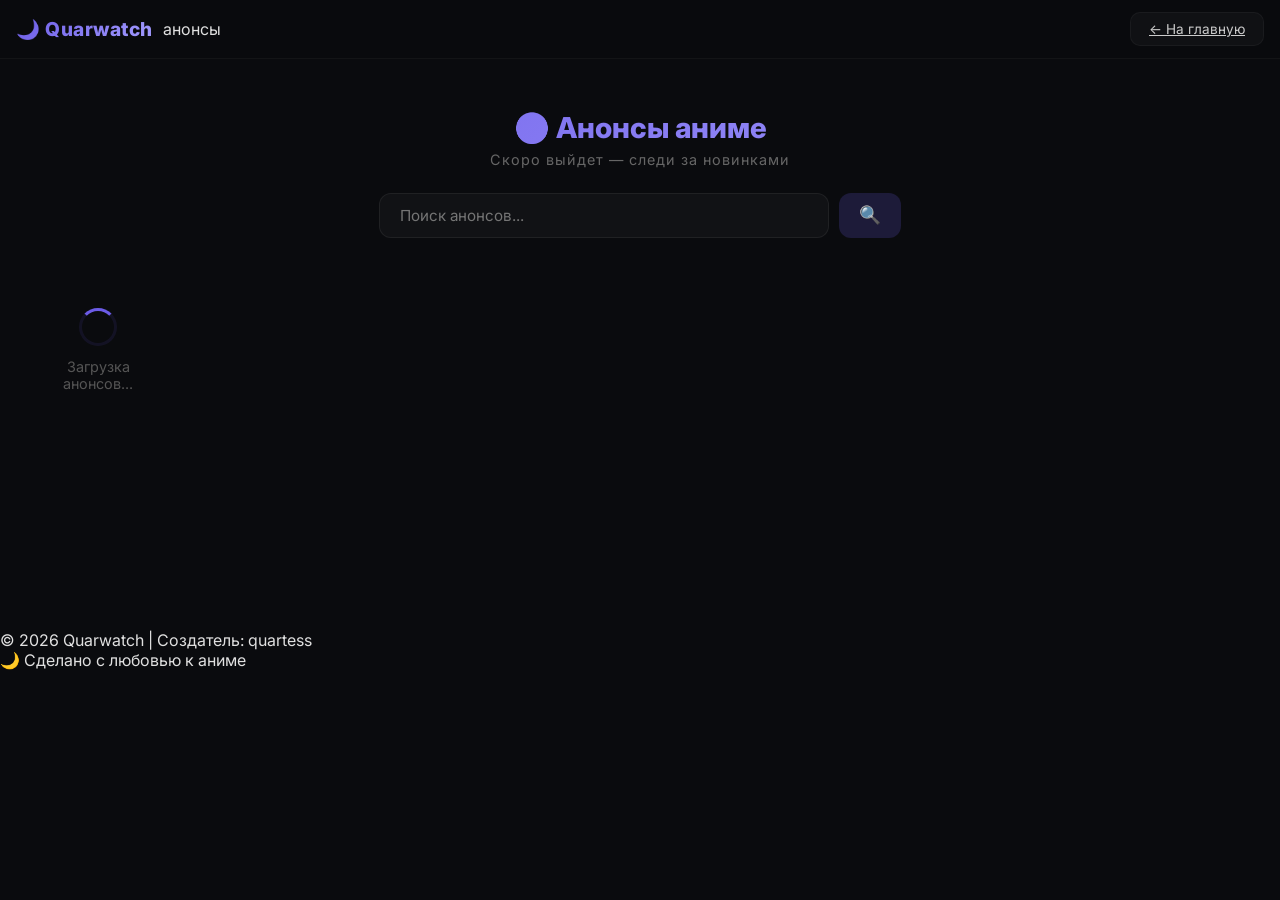
<file: anons.html>
<!DOCTYPE html>
<html lang="ru">
<head>
  <meta charset="UTF-8" />
  <meta name="viewport" content="width=device-width, initial-scale=1.0" />
  <title>🕒 Анонсы — Quarwatch</title>

  <link href="https://fonts.googleapis.com/css2?family=Inter:wght@400;500;600;700;800&display=swap" rel="stylesheet" />
  <link rel="stylesheet" href="css/style.css" />
  <link rel="stylesheet" href="css/anons.css" />
</head>
<body>
  <header>
    <div class="header-top">
      <div class="header-left">
        <a href="index.html" class="logo-link">
          <div class="logo">🌙 Quarwatch</div>
        </a>
        <div class="subtitle">анонсы</div>
      </div>
      <div style="display:flex; align-items:center; gap:8px;">
        <a href="index.html" class="back-btn">← На главную</a>
      </div>
    </div>
  </header>

  <main style="padding-top:110px;">
    <section class="active">
      <div class="anons-header">
        <h2>🕒 Анонсы аниме</h2>
        <p class="anons-subtitle">Скоро выйдет — следи за новинками</p>
      </div>

      <div class="anons-search">
        <input type="text" id="anons-search" placeholder="Поиск анонсов..." />
        <button id="anons-search-btn">🔍</button>
      </div>

      <div id="anons-grid" class="catalog-grid">
        <div class="loader">Загрузка анонсов...</div>
      </div>

      <button id="load-more-anons" class="back-btn" style="display:none; margin:20px auto; width:fit-content;">
        📥 Загрузить ещё
      </button>
    </section>
  </main>

  <footer id="site-footer">
    <p>© <span id="current-year">2026</span> Quarwatch <span>|</span> Создатель: <span>quartess</span></p>
    <p class="footer-sub">🌙 Сделано с любовью к аниме</p>
  </footer>

  <script src="js/anons.js"></script>
</body>
</html>
</file>
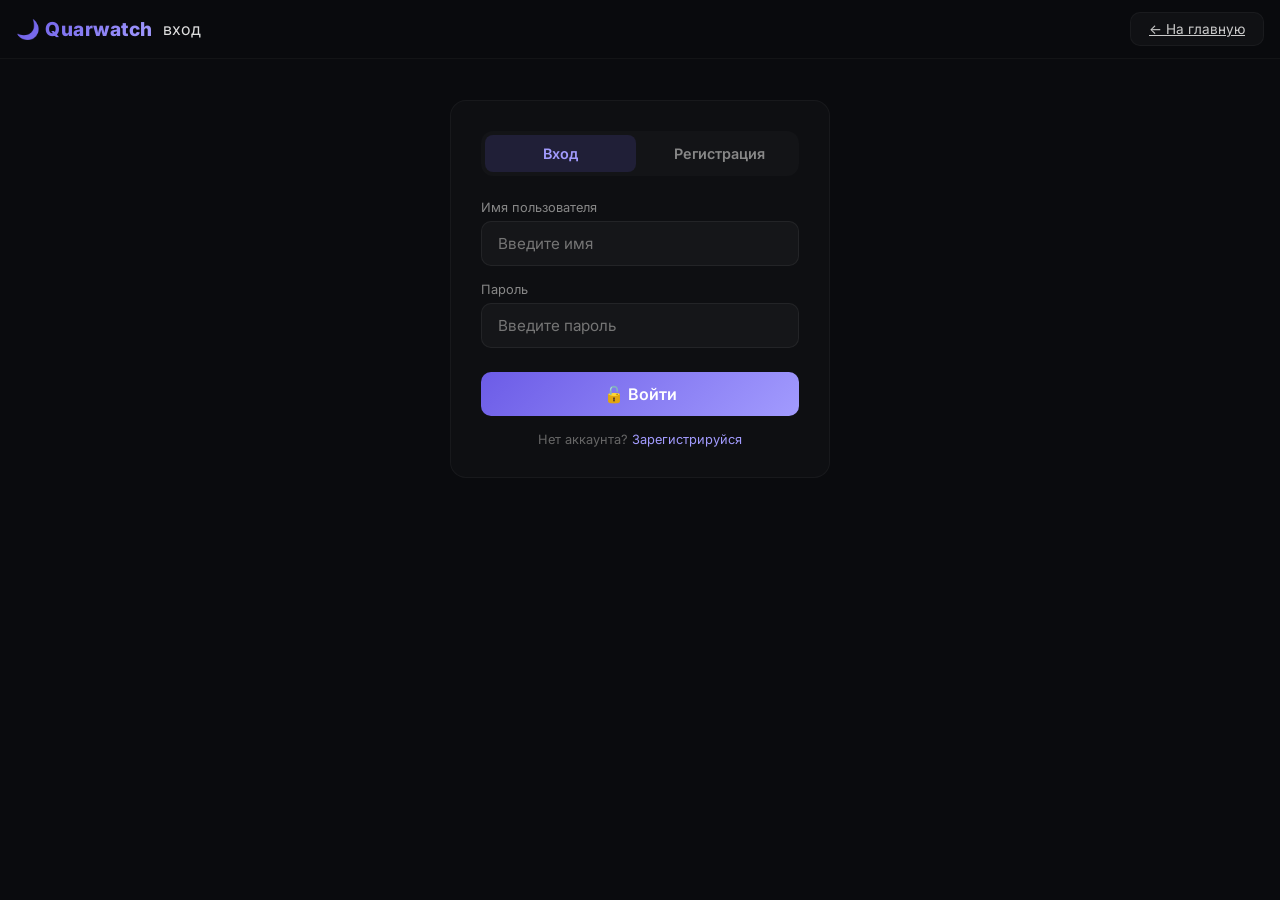
<file: auth.html>
<!DOCTYPE html>
<html lang="ru">
<head>
  <meta charset="UTF-8" />
  <meta name="viewport" content="width=device-width, initial-scale=1.0" />
  <title>🔐 Вход — Quarwatch</title>

  <link href="https://fonts.googleapis.com/css2?family=Inter:wght@400;500;600;700;800&display=swap" rel="stylesheet" />
  <link rel="stylesheet" href="css/style.css" />
  <link rel="stylesheet" href="css/auth.css" />
</head>
<body>
  <header>
    <div class="header-top">
      <div class="header-left">
        <a href="index.html" class="logo-link">
          <div class="logo">🌙 Quarwatch</div>
        </a>
        <div class="subtitle">вход</div>
      </div>
      <div class="header-right">
        <a href="index.html" class="back-btn">← На главную</a>
      </div>
    </div>
  </header>

  <main style="padding-top: 100px; padding-bottom: 80px;">
    <div class="auth-container">
      <div class="auth-card">
        <!-- Вкладки -->
        <div class="auth-tabs">
          <button class="auth-tab active" data-tab="login">Вход</button>
          <button class="auth-tab" data-tab="register">Регистрация</button>
        </div>

        <!-- ФОРМА ВХОДА -->
        <form id="login-form" class="auth-form active">
          <div class="form-group">
            <label>Имя пользователя</label>
            <input type="text" id="login-username" placeholder="Введите имя" required />
          </div>
          <div class="form-group">
            <label>Пароль</label>
            <input type="password" id="login-password" placeholder="Введите пароль" required />
          </div>
          <button type="submit" class="submit-btn">🔓 Войти</button>
          <p class="auth-hint">Нет аккаунта? <a href="#" id="switch-to-register">Зарегистрируйся</a></p>
        </form>

        <!-- ФОРМА РЕГИСТРАЦИИ -->
        <form id="register-form" class="auth-form">
          <div class="form-group">
            <label>Имя пользователя</label>
            <input type="text" id="reg-username" placeholder="Введите имя" required />
          </div>
          <div class="form-group">
            <label>Пароль</label>
            <input type="password" id="reg-password" placeholder="Минимум 6 символов" required minlength="6" />
          </div>
          <div class="form-group">
            <label>Email (необязательно)</label>
            <input type="email" id="reg-email" placeholder="your@email.com" />
          </div>
          <button type="submit" class="submit-btn">📝 Зарегистрироваться</button>
          <p class="auth-hint">Уже есть аккаунт? <a href="#" id="switch-to-login">Войди</a></p>
        </form>

        <div id="auth-message" class="auth-message"></div>
      </div>
    </div>
  </main>

  <script src="js/auth.js"></script>
</body>
</html>
</file>
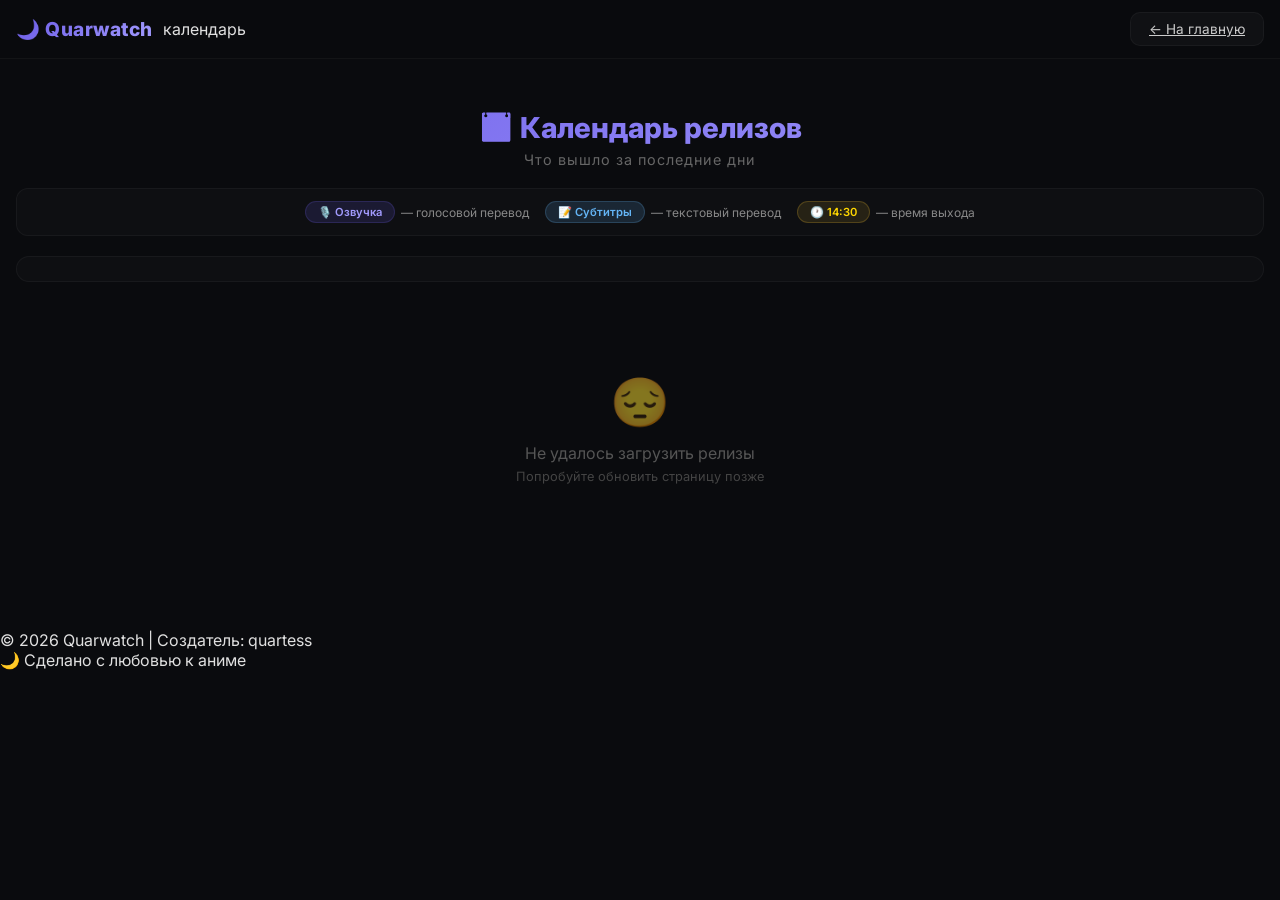
<file: calendar.html>
<!DOCTYPE html>
<html lang="ru">
<head>
  <meta charset="UTF-8" />
  <meta name="viewport" content="width=device-width, initial-scale=1.0" />
  <title>📅 Календарь релизов — Quarwatch</title>

  <link href="https://fonts.googleapis.com/css2?family=Inter:wght@400;500;600;700;800&display=swap" rel="stylesheet" />
  <link rel="stylesheet" href="css/style.css" />
  <link rel="stylesheet" href="css/calendar.css" />
</head>
<body>
  <header>
    <div class="header-top">
      <div class="header-left">
        <a href="index.html" class="logo-link">
          <div class="logo">🌙 Quarwatch</div>
        </a>
        <div class="subtitle">календарь</div>
      </div>
      <div style="display:flex; align-items:center; gap:8px;">
        <a href="index.html" class="back-btn">← На главную</a>
      </div>
    </div>
  </header>

  <main style="padding-top:110px;">
    <section class="active">
      <div class="calendar-header">
        <h2>📅 Календарь релизов</h2>
        <p class="calendar-subtitle">Что вышло за последние дни</p>
      </div>

      <!-- Легенда -->
      <div class="calendar-legend">
        <span class="legend-item"><span class="translation-badge legend-voice">🎙️ Озвучка</span> — голосовой перевод</span>
        <span class="legend-item"><span class="translation-badge legend-subs">📝 Субтитры</span> — текстовый перевод</span>
        <span class="legend-item"><span class="time-badge">🕐 14:30</span> — время выхода</span>
      </div>

      <!-- Кнопки дней -->
      <div id="days-nav" class="days-nav"></div>

      <!-- Список релизов -->
      <div id="calendar-content" class="calendar-content">
        <div class="loader">Загрузка релизов...</div>
      </div>
    </section>
  </main>

  <footer id="site-footer">
    <p>© <span id="current-year">2026</span> Quarwatch <span>|</span> Создатель: <span>quartess</span></p>
    <p class="footer-sub">🌙 Сделано с любовью к аниме</p>
  </footer>

  <script src="js/calendar.js"></script>
</body>
</html>
</file>
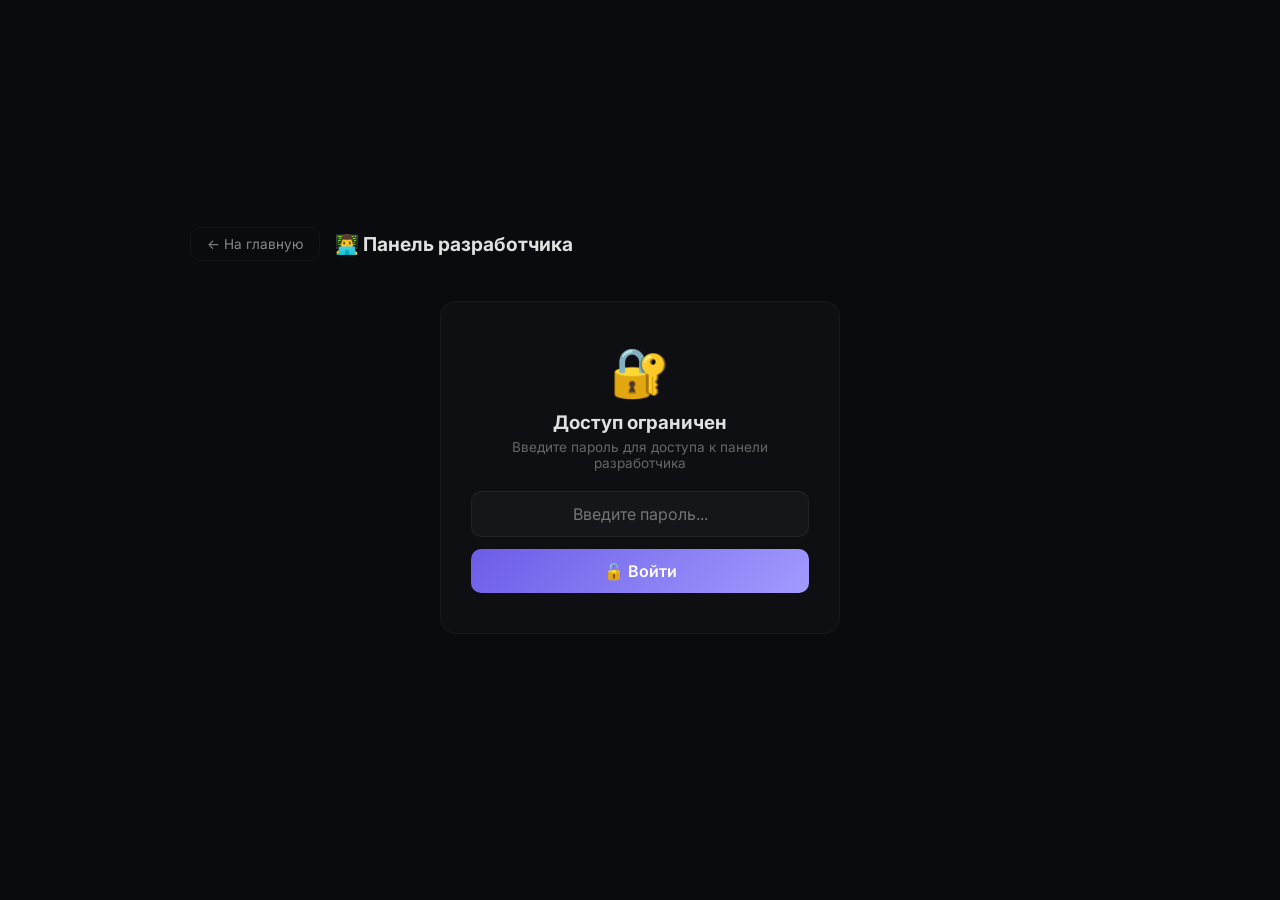
<file: developer.html>
<!DOCTYPE html>
<html lang="ru">
<head>
    <meta charset="UTF-8" />
    <meta name="viewport" content="width=device-width, initial-scale=1.0" />
    <title>👨‍💻 Панель разработчика — Quarwatch</title>
    
    <link href="https://fonts.googleapis.com/css2?family=Inter:wght@400;500;600;700;800&display=swap" rel="stylesheet" />
    
    <style>
        /* ===== ГЛОБАЛЬНЫЕ СТИЛИ ===== */
        * {
            margin: 0;
            padding: 0;
            box-sizing: border-box;
        }
        
        body {
            font-family: 'Inter', 'Segoe UI', sans-serif;
            background: #0a0b0e;
            color: #e0e0e0;
            min-height: 100vh;
            display: flex;
            justify-content: center;
            align-items: center;
            padding: 20px;
        }
        
        /* ===== СКРОЛЛБАР ===== */
        ::-webkit-scrollbar {
            width: 8px;
        }
        ::-webkit-scrollbar-track {
            background: #0a0b0e;
        }
        ::-webkit-scrollbar-thumb {
            background: #2a2a3a;
            border-radius: 4px;
        }
        ::-webkit-scrollbar-thumb:hover {
            background: #3a3a5a;
        }
        
        /* ===== КОНТЕЙНЕР ===== */
        .developer-wrapper {
            width: 100%;
            max-width: 900px;
            margin: 0 auto;
        }
        
        /* ===== ШАПКА ===== */
        .developer-header-bar {
            display: flex;
            align-items: center;
            gap: 15px;
            margin-bottom: 20px;
            flex-wrap: wrap;
        }
        
        .developer-header-bar .back-link {
            color: #888;
            text-decoration: none;
            padding: 8px 16px;
            border: 1px solid rgba(255,255,255,0.04);
            border-radius: 10px;
            font-size: 0.85rem;
            transition: 0.3s;
            font-family: 'Inter', sans-serif;
        }
        .developer-header-bar .back-link:hover {
            background: rgba(255,255,255,0.03);
            color: #e0e0e0;
        }
        
        .developer-header-bar h1 {
            color: #e0e0e0;
            font-size: 1.2rem;
            font-weight: 700;
        }
        
        /* ===== ФОРМА ВХОДА ===== */
        .developer-login {
            background: rgba(255,255,255,0.02);
            border: 1px solid rgba(255,255,255,0.04);
            border-radius: 16px;
            padding: 40px 30px;
            text-align: center;
            max-width: 400px;
            margin: 40px auto;
        }
        
        .developer-lock {
            margin-bottom: 20px;
        }
        .developer-lock span {
            font-size: 3rem;
        }
        .developer-lock h3 {
            color: #e0e0e0;
            margin: 10px 0 5px;
        }
        .developer-lock p {
            color: #666;
            font-size: 0.85rem;
            margin-bottom: 20px;
        }
        
        .developer-login-form {
            display: flex;
            flex-direction: column;
            gap: 12px;
            align-items: center;
        }
        
        .developer-password-input {
            width: 100%;
            padding: 12px 16px;
            border: 1px solid rgba(255,255,255,0.06);
            border-radius: 10px;
            background: rgba(255,255,255,0.03);
            color: #e0e0e0;
            font-size: 1rem;
            font-family: 'Inter', sans-serif;
            outline: none;
            transition: 0.3s;
            text-align: center;
        }
        .developer-password-input:focus {
            border-color: rgba(108, 92, 231, 0.3);
            background: rgba(255,255,255,0.05);
        }
        
        .developer-login-submit {
            width: 100%;
            padding: 12px;
            border: none;
            border-radius: 10px;
            background: linear-gradient(135deg, #6c5ce7, #a29bfe);
            color: #fff;
            font-size: 1rem;
            font-weight: 600;
            cursor: pointer;
            transition: 0.3s;
            font-family: 'Inter', sans-serif;
        }
        .developer-login-submit:hover {
            transform: scale(1.02);
            box-shadow: 0 0 30px rgba(108, 92, 231, 0.2);
        }
        
        .developer-error {
            color: #ff7a7a;
            font-size: 0.85rem;
            margin-top: 12px;
            padding: 8px 16px;
            background: rgba(255,70,70,0.05);
            border-radius: 8px;
            border: 1px solid rgba(255,70,70,0.1);
            display: none;
        }
        .developer-error.show {
            display: block;
        }
        
        /* ===== ПАНЕЛЬ РАЗРАБОТЧИКА ===== */
        .developer-panel {
            background: rgba(255,255,255,0.02);
            border: 1px solid rgba(255,255,255,0.04);
            border-radius: 16px;
            padding: 24px;
            display: none;
        }
        .developer-panel.show {
            display: block;
        }
        
        .developer-panel-header {
            display: flex;
            align-items: center;
            gap: 15px;
            padding-bottom: 15px;
            border-bottom: 1px solid rgba(255,255,255,0.05);
            margin-bottom: 20px;
            flex-wrap: wrap;
        }
        .developer-panel-header h2 {
            flex: 1;
            color: #e0e0e0;
            font-size: 1.2rem;
        }
        .developer-panel-header .logout-btn {
            padding: 6px 18px;
            border: 1px solid rgba(255,70,70,0.2);
            border-radius: 8px;
            background: rgba(255,70,70,0.05);
            color: #ff7a7a;
            cursor: pointer;
            font-family: 'Inter', sans-serif;
            font-size: 0.85rem;
            transition: 0.3s;
        }
        .developer-panel-header .logout-btn:hover {
            background: rgba(255,70,70,0.1);
        }
        
        /* ===== СЕТКА КАРТОЧЕК ===== */
        .developer-grid {
            display: grid;
            grid-template-columns: repeat(auto-fit, minmax(280px, 1fr));
            gap: 20px;
        }
        
        .developer-card {
            background: rgba(255,255,255,0.02);
            border: 1px solid rgba(255,255,255,0.04);
            border-radius: 12px;
            padding: 18px 20px;
        }
        .developer-card h4 {
            color: #a29bfe;
            font-size: 0.9rem;
            margin-bottom: 14px;
            padding-bottom: 8px;
            border-bottom: 1px solid rgba(255,255,255,0.03);
        }
        
        /* ===== СТАТИСТИКА ===== */
        .developer-stats .stat-item {
            display: flex;
            justify-content: space-between;
            padding: 6px 0;
            border-bottom: 1px solid rgba(255,255,255,0.02);
        }
        .stat-label {
            color: #666;
            font-size: 0.85rem;
        }
        .stat-value {
            color: #e0e0e0;
            font-weight: 600;
            font-size: 0.9rem;
        }
        .stat-value.success {
            color: #4caf50;
        }
        .stat-value.error {
            color: #f44336;
        }
        
        /* ===== ДЕЙСТВИЯ ===== */
        .developer-actions {
            display: flex;
            flex-direction: column;
            gap: 8px;
        }
        .dev-action-btn {
            padding: 8px 14px;
            border: 1px solid rgba(255,255,255,0.04);
            border-radius: 8px;
            background: rgba(255,255,255,0.02);
            color: #aaa;
            cursor: pointer;
            font-family: 'Inter', sans-serif;
            font-size: 0.8rem;
            transition: 0.3s;
            text-align: left;
        }
        .dev-action-btn:hover {
            background: rgba(255,255,255,0.04);
            border-color: rgba(108, 92, 231, 0.1);
            color: #e0e0e0;
        }
        .dev-action-btn:disabled {
            opacity: 0.5;
            cursor: not-allowed;
        }
        
        /* ===== ИНФОРМАЦИЯ ===== */
        .developer-info .info-item {
            display: flex;
            justify-content: space-between;
            padding: 5px 0;
            border-bottom: 1px solid rgba(255,255,255,0.02);
        }
        .developer-info .info-item span:first-child {
            color: #666;
            font-size: 0.85rem;
        }
        .developer-info .info-item span:last-child {
            color: #e0e0e0;
            font-size: 0.85rem;
        }
        
        /* ===== ЛОГИ ===== */
        .developer-logs {
            max-height: 150px;
            overflow-y: auto;
            background: rgba(0,0,0,0.3);
            border-radius: 8px;
            padding: 8px 12px;
            font-family: monospace;
            font-size: 0.75rem;
        }
        .developer-logs .log-entry {
            color: #666;
            padding: 3px 0;
            border-bottom: 1px solid rgba(255,255,255,0.02);
        }
        .developer-logs .log-entry:last-child {
            border-bottom: none;
        }
        .developer-logs .log-entry.success {
            color: #4caf50;
        }
        .developer-logs .log-entry.error {
            color: #f44336;
        }
        .developer-logs .log-entry.info {
            color: #64b5f6;
        }
        
        /* ===== АДАПТИВ ===== */
        @media (max-width: 600px) {
            .developer-grid {
                grid-template-columns: 1fr;
            }
            .developer-login {
                padding: 30px 20px;
                margin: 20px auto;
            }
            .developer-panel {
                padding: 16px;
            }
        }
        /* ===== ЛОГИ С УВЕДОМЛЕНИЯМИ ===== */
.developer-logs .log-entry.success {
    color: #4caf50;
    border-left: 2px solid #4caf50;
    padding-left: 8px;
}
.developer-logs .log-entry.error {
    color: #f44336;
    border-left: 2px solid #f44336;
    padding-left: 8px;
}
.developer-logs .log-entry.info {
    color: #64b5f6;
    border-left: 2px solid #64b5f6;
    padding-left: 8px;
}
.developer-logs .log-entry.warning {
    color: #ffd700;
    border-left: 2px solid #ffd700;
    padding-left: 8px;
}
.developer-logs .log-entry.new-episode {
    color: #ff6b6b;
    border-left: 2px solid #ff6b6b;
    padding-left: 8px;
    background: rgba(255, 107, 107, 0.05);
    animation: pulse-log 2s ease-in-out;
}
@keyframes pulse-log {
    0% { background: rgba(255, 107, 107, 0.2); }
    50% { background: rgba(255, 107, 107, 0.05); }
    100% { background: rgba(255, 107, 107, 0.2); }
}

    </style>
</head>
<body>
    <div class="developer-wrapper">
        <!-- ШАПКА -->
        <div class="developer-header-bar">
            <a href="/" class="back-link">← На главную</a>
            <h1>👨‍💻 Панель разработчика</h1>
        </div>
        
        <!-- ФОРМА ВХОДА -->
        <div id="developer-login" class="developer-login">
            <div class="developer-lock">
                <span>🔐</span>
                <h3>Доступ ограничен</h3>
                <p>Введите пароль для доступа к панели разработчика</p>
            </div>
            <div class="developer-login-form">
                <input type="password" id="developer-password" placeholder="Введите пароль..." class="developer-password-input" />
                <button id="developer-login-btn" class="developer-login-submit">🔓 Войти</button>
            </div>
            <div id="developer-error" class="developer-error">❌ Неверный пароль</div>
        </div>
        
        <!-- ПАНЕЛЬ РАЗРАБОТЧИКА -->
        <div id="developer-panel" class="developer-panel">
            <div class="developer-panel-header">
                <h2>👨‍💻 Панель разработчика</h2>
                <button id="developer-logout-btn" class="logout-btn">🚪 Выйти</button>
            </div>
            
            <div class="developer-grid">
                <!-- Карточка 1: Статистика -->
                <div class="developer-card">
                    <h4>📊 Статистика</h4>
                    <div class="developer-stats">
                        <div class="stat-item">
                            <span class="stat-label">Всего аниме в каталоге</span>
                            <span class="stat-value" id="dev-total-anime">—</span>
                        </div>
                        <div class="stat-item">
                            <span class="stat-label">Пользователей онлайн</span>
                            <span class="stat-value" id="dev-online-users">1</span>
                        </div>
                        <div class="stat-item">
                            <span class="stat-label">Просмотров сегодня</span>
                            <span class="stat-value" id="dev-today-views">—</span>
                        </div>
                        <div class="stat-item">
                            <span class="stat-label">Время работы</span>
                            <span class="stat-value" id="dev-uptime">—</span>
                        </div>
                    </div>
                </div>
                
                <!-- Карточка 2: Kodik API -->
                <div class="developer-card">
                    <h4>🔗 Kodik API</h4>
                    <div class="developer-info">
                        <div class="info-item">
                            <span>Статус API</span>
                            <span><strong id="dev-api-status" class="stat-value">⏳ Проверка...</strong></span>
                        </div>
                        <div class="info-item">
                            <span>Ключ API</span>
                            <span><strong id="dev-api-key">••••••••••••</strong></span>
                        </div>
                        <div class="info-item">
                            <span>Последний запрос</span>
                            <span><strong id="dev-api-last-request">—</strong></span>
                        </div>
                        <div class="info-item">
                            <span>Всего запросов</span>
                            <span><strong id="dev-api-total-requests">0</strong></span>
                        </div>
                    </div>
                    <div style="margin-top:10px;">
                        <button class="dev-action-btn" id="dev-test-api">🔄 Проверить API</button>
                    </div>
                </div>
                
                <!-- Карточка 3: Управление -->
                <div class="developer-card">
                    <h4>⚙️ Управление</h4>
                    <div class="developer-actions">
                        <button class="dev-action-btn" id="dev-clear-cache">🗑️ Очистить кэш</button>
                        <button class="dev-action-btn" id="dev-refresh-data">🔄 Обновить данные</button>
                        <button class="dev-action-btn" id="dev-export-data">📤 Экспорт данных</button>
                        <button class="dev-action-btn" id="dev-import-data">📥 Импорт данных</button>
                    </div>
                </div>
                
                <!-- Карточка 4: Система -->
                <div class="developer-card">
                    <h4>🖥️ Система</h4>
                    <div class="developer-info">
                        <div class="info-item">
                            <span>Версия сайта</span>
                            <span><strong>v3.0</strong></span>
                        </div>
                        <div class="info-item">
                            <span>Хранилище</span>
                            <span><strong id="dev-storage-status">✅ Работает</strong></span>
                        </div>
                        <div class="info-item">
                            <span>Последнее обновление</span>
                            <span><strong id="dev-last-update">—</strong></span>
                        </div>
                        <div class="info-item">
                            <span>Браузер</span>
                            <span><strong id="dev-browser">—</strong></span>
                        </div>
                    </div>
                </div>
                
                <!-- Карточка 5: Логи -->
                <div class="developer-card" style="grid-column: 1 / -1;">
                    <h4>📋 Логи</h4>
                    <div class="developer-logs" id="dev-logs">
                        <div class="log-entry">📌 Система запущена</div>
                        <div class="log-entry">📌 Ожидание входа</div>
                    </div>
                    <button class="dev-action-btn" id="dev-clear-logs" style="margin-top:10px;">🗑️ Очистить логи</button>
                </div>
            </div>
        </div>
    </div>
    
    <script>
        // ============================================
        // 🔐 ПАНЕЛЬ РАЗРАБОТЧИКА С KODIK API
        // ============================================
        
        const DEVELOPER_PASSWORD = 'quarwatch2026';
        const KODIK_API_KEY = 'd99ff2ab48b0d9c42ace4901bee833ff';
        const KODIK_API_URL = 'https://kodik-api.com';
        
        // Счётчик запросов к API
        let apiRequestCount = parseInt(localStorage.getItem('quarwatch_api_requests') || '0');
        
        // DOM элементы
        const loginContainer = document.getElementById('developer-login');
        const panelContainer = document.getElementById('developer-panel');
        const passwordInput = document.getElementById('developer-password');
        const loginBtn = document.getElementById('developer-login-btn');
        const logoutBtn = document.getElementById('developer-logout-btn');
        const errorEl = document.getElementById('developer-error');
        const logsContainer = document.getElementById('dev-logs');
        
        // ===== ВХОД =====
        function loginDeveloper(password) {
            if (password === DEVELOPER_PASSWORD) {
                localStorage.setItem('quarwatch_dev_session', 'true');
                showPanel();
                errorEl.classList.remove('show');
                addLog('✅ Вход выполнен успешно', 'success');
                // Проверяем API при входе
                testKodikAPI();
            } else {
                errorEl.classList.add('show');
                addLog('❌ Неудачная попытка входа', 'error');
                setTimeout(() => {
                    errorEl.classList.remove('show');
                }, 3000);
            }
        }
        
        // ===== ВЫХОД =====
        function logoutDeveloper() {
            localStorage.removeItem('quarwatch_dev_session');
            showLogin();
            addLog('🚪 Выход из панели', 'info');
        }
        
        // ===== ПОКАЗАТЬ ПАНЕЛЬ =====
        function showPanel() {
            if (loginContainer) loginContainer.style.display = 'none';
            if (panelContainer) panelContainer.classList.add('show');
            updateStats();
            updateApiInfo();
            addLog('👨‍💻 Панель разработчика открыта', 'info');
        }
        
        // ===== ПОКАЗАТЬ ФОРМУ ВХОДА =====
        function showLogin() {
            if (loginContainer) loginContainer.style.display = 'block';
            if (panelContainer) panelContainer.classList.remove('show');
            if (passwordInput) passwordInput.value = '';
        }
        
        // ===== ДОБАВИТЬ ЛОГ =====
        function addLog(message, type = '') {
            if (!logsContainer) return;
            const entry = document.createElement('div');
            entry.className = `log-entry ${type}`;
            const time = new Date().toLocaleTimeString('ru-RU');
            entry.textContent = `[${time}] ${message}`;
            logsContainer.appendChild(entry);
            logsContainer.scrollTop = logsContainer.scrollHeight;
            
            // Ограничиваем количество логов
            while (logsContainer.children.length > 100) {
                logsContainer.removeChild(logsContainer.firstChild);
            }
        }
        
        // ===== ТЕСТ KODIK API =====
        async function testKodikAPI() {
            const statusEl = document.getElementById('dev-api-status');
            if (!statusEl) return;
            
            statusEl.textContent = '⏳ Проверка...';
            statusEl.className = 'stat-value';
            addLog('🔄 Проверка Kodik API...', 'info');
            
            try {
                const params = new URLSearchParams({
                    token: KODIK_API_KEY,
                    limit: 1,
                    with_material_data: 'true',
                    types: 'anime-serial,anime'
                });
                const url = `${KODIK_API_URL}/list?${params}`;
                
                const startTime = Date.now();
                const response = await fetch(url);
                const endTime = Date.now();
                
                // Обновляем счётчик запросов
                apiRequestCount++;
                localStorage.setItem('quarwatch_api_requests', apiRequestCount.toString());
                document.getElementById('dev-api-total-requests').textContent = apiRequestCount;
                document.getElementById('dev-api-last-request').textContent = new Date().toLocaleString('ru-RU');
                
                if (response.ok) {
                    const data = await response.json();
                    const total = data.results?.length || 0;
                    statusEl.textContent = `✅ Подключено (${total} тайтлов, ${endTime - startTime}ms)`;
                    statusEl.className = 'stat-value success';
                    addLog(`✅ Kodik API работает (${total} тайтлов, ${endTime - startTime}ms)`, 'success');
                    
                    // Сохраняем количество тайтлов
                    if (data.total) {
                        localStorage.setItem('quarwatch_total_anime', data.total.toString());
                        document.getElementById('dev-total-anime').textContent = data.total;
                    }
                } else {
                    statusEl.textContent = `❌ Ошибка: ${response.status}`;
                    statusEl.className = 'stat-value error';
                    addLog(`❌ Ошибка Kodik API: ${response.status}`, 'error');
                }
            } catch (err) {
                statusEl.textContent = `❌ Ошибка: ${err.message}`;
                statusEl.className = 'stat-value error';
                addLog(`❌ Ошибка Kodik API: ${err.message}`, 'error');
            }
        }
        
        // ===== ОБНОВИТЬ ИНФОРМАЦИЮ О API =====
        function updateApiInfo() {
            const keyEl = document.getElementById('dev-api-key');
            if (keyEl) {
                const masked = KODIK_API_KEY.slice(0, 4) + '••••••••' + KODIK_API_KEY.slice(-4);
                keyEl.textContent = masked;
            }
            
            document.getElementById('dev-api-total-requests').textContent = apiRequestCount;
            
            const lastRequest = document.getElementById('dev-api-last-request');
            if (lastRequest) {
                const saved = localStorage.getItem('quarwatch_api_last_request');
                lastRequest.textContent = saved || '—';
            }
        }
        
        // ===== ОБНОВИТЬ СТАТИСТИКУ =====
        function updateStats() {
            // Время работы
            const uptime = document.getElementById('dev-uptime');
            if (uptime) {
                const startTime = localStorage.getItem('quarwatch_start_time');
                if (startTime) {
                    const diff = Date.now() - parseInt(startTime);
                    const hours = Math.floor(diff / (1000 * 60 * 60));
                    const minutes = Math.floor((diff % (1000 * 60 * 60)) / (1000 * 60));
                    uptime.textContent = `${hours}ч ${minutes}м`;
                }
            }
            
            // Дата последнего обновления
            const lastUpdate = document.getElementById('dev-last-update');
            if (lastUpdate) {
                const now = new Date();
                lastUpdate.textContent = now.toLocaleString('ru-RU');
            }
            
            // Браузер
            const browserEl = document.getElementById('dev-browser');
            if (browserEl) {
                const ua = navigator.userAgent;
                let browser = 'Unknown';
                if (ua.includes('Chrome')) browser = 'Chrome';
                else if (ua.includes('Firefox')) browser = 'Firefox';
                else if (ua.includes('Safari')) browser = 'Safari';
                else if (ua.includes('Edge')) browser = 'Edge';
                browserEl.textContent = browser;
            }
            
            // Статус хранилища
            const storageEl = document.getElementById('dev-storage-status');
            if (storageEl) {
                try {
                    localStorage.setItem('test', 'test');
                    localStorage.removeItem('test');
                    storageEl.textContent = '✅ Работает';
                    storageEl.className = 'stat-value success';
                } catch (e) {
                    storageEl.textContent = '❌ Ошибка';
                    storageEl.className = 'stat-value error';
                }
            }
        }
        
        // ===== ОБРАБОТЧИКИ =====
        
        // Кнопка входа
        loginBtn?.addEventListener('click', () => {
            if (passwordInput) loginDeveloper(passwordInput.value);
        });
        
        // Enter в поле пароля
        passwordInput?.addEventListener('keydown', (e) => {
            if (e.key === 'Enter') {
                loginDeveloper(passwordInput.value);
            }
        });
        
        // Кнопка выхода
        logoutBtn?.addEventListener('click', logoutDeveloper);
        
        // ===== ДЕЙСТВИЯ =====
        
        // Тест API
        document.getElementById('dev-test-api')?.addEventListener('click', testKodikAPI);
        
        // Очистка кэша
        document.getElementById('dev-clear-cache')?.addEventListener('click', () => {
            if (confirm('Очистить весь кэш и локальное хранилище?')) {
                localStorage.clear();
                apiRequestCount = 0;
                addLog('🗑️ Кэш и хранилище очищены', 'info');
                alert('✅ Кэш очищен! Страница будет перезагружена.');
                location.reload();
            }
        });
        
        // Обновление данных
        document.getElementById('dev-refresh-data')?.addEventListener('click', () => {
            addLog('🔄 Обновление данных...', 'info');
            localStorage.setItem('quarwatch_last_refresh', Date.now().toString());
            updateStats();
            testKodikAPI();
            addLog('✅ Данные обновлены', 'success');
        });
        
        // Экспорт данных
        document.getElementById('dev-export-data')?.addEventListener('click', () => {
            try {
                const data = {
                    history: JSON.parse(localStorage.getItem('quarwatch_history') || '[]'),
                    favorites: JSON.parse(localStorage.getItem('quarwatch_favorites') || '[]'),
                    notes: JSON.parse(localStorage.getItem('quarwatch_notes') || '{}'),
                    stats: {
                        totalViews: localStorage.getItem('quarwatch_total_views') || '0',
                        theme: localStorage.getItem('quarwatch_theme') || 'dark',
                        apiRequests: localStorage.getItem('quarwatch_api_requests') || '0'
                    },
                    exportDate: new Date().toISOString(),
                    version: '3.0'
                };
                
                const blob = new Blob([JSON.stringify(data, null, 2)], { type: 'application/json' });
                const url = URL.createObjectURL(blob);
                const a = document.createElement('a');
                a.href = url;
                a.download = `quarwatch_backup_${new Date().toISOString().slice(0,10)}.json`;
                a.click();
                URL.revokeObjectURL(url);
                
                addLog('📤 Данные экспортированы', 'success');
            } catch (err) {
                addLog(`❌ Ошибка экспорта: ${err.message}`, 'error');
                alert('❌ Ошибка экспорта данных');
            }
        });
        
        // Импорт данных
        document.getElementById('dev-import-data')?.addEventListener('click', () => {
            const input = document.createElement('input');
            input.type = 'file';
            input.accept = '.json';
            input.onchange = (e) => {
                const file = e.target.files[0];
                if (!file) return;
                
                const reader = new FileReader();
                reader.onload = (event) => {
                    try {
                        const data = JSON.parse(event.target.result);
                        
                        if (data.history) localStorage.setItem('quarwatch_history', JSON.stringify(data.history));
                        if (data.favorites) localStorage.setItem('quarwatch_favorites', JSON.stringify(data.favorites));
                        if (data.notes) localStorage.setItem('quarwatch_notes', JSON.stringify(data.notes));
                        if (data.stats?.totalViews) localStorage.setItem('quarwatch_total_views', data.stats.totalViews);
                        if (data.stats?.theme) localStorage.setItem('quarwatch_theme', data.stats.theme);
                        if (data.stats?.apiRequests) localStorage.setItem('quarwatch_api_requests', data.stats.apiRequests);
                        
                        apiRequestCount = parseInt(data.stats?.apiRequests || '0');
                        addLog(`📥 Данные импортированы из ${file.name}`, 'success');
                        alert('✅ Данные импортированы! Страница будет перезагружена.');
                        location.reload();
                    } catch (err) {
                        addLog(`❌ Ошибка импорта: ${err.message}`, 'error');
                        alert('❌ Ошибка импорта данных');
                    }
                };
                reader.readAsText(file);
            };
            input.click();
        });
        
        // Очистка логов
        document.getElementById('dev-clear-logs')?.addEventListener('click', () => {
            if (logsContainer) {
                logsContainer.innerHTML = '';
                addLog('🗑️ Логи очищены', 'info');
            }
        });
        
        // ===== ПРОВЕРКА СЕССИИ ПРИ ЗАГРУЗКЕ =====
        (function init() {
            // Сохраняем время запуска
            if (!localStorage.getItem('quarwatch_start_time')) {
                localStorage.setItem('quarwatch_start_time', Date.now().toString());
            }
            
            // Восстанавливаем счётчик запросов
            apiRequestCount = parseInt(localStorage.getItem('quarwatch_api_requests') || '0');
            
            // Проверяем сессию
            const session = localStorage.getItem('quarwatch_dev_session');
            if (session === 'true') {
                showPanel();
                addLog('🚀 Сессия восстановлена', 'info');
                // Проверяем API при загрузке
                setTimeout(testKodikAPI, 500);
            } else {
                showLogin();
            }
            
            // Обновляем статистику каждые 30 секунд
            setInterval(updateStats, 30000);
        })();
        // ============================================
// 🆕 ОТСЛЕЖИВАНИЕ НОВЫХ СЕРИЙ
// ============================================

// Хранилище для отслеживания новых серий
let watchedAnime = JSON.parse(localStorage.getItem('quarwatch_watched') || '{}');
let lastCheckTime = localStorage.getItem('quarwatch_last_check') || null;

// Функция проверки новых серий
async function checkNewEpisodes() {
    if (!isLoggedIn) return; // Проверяем, что пользователь в панели
    
    addLog('🔄 Проверка новых серий...', 'info');
    
    try {
        // Получаем список аниме, которые пользователь смотрит (из истории)
        const history = JSON.parse(localStorage.getItem('quarwatch_history') || '[]');
        if (history.length === 0) {
            addLog('ℹ️ Нет аниме в истории для проверки', 'info');
            return;
        }
        
        // Берём последние 10 аниме из истории
        const recentAnime = history.slice(0, 10);
        let newEpisodesFound = 0;
        
        for (const item of recentAnime) {
            // Получаем актуальные данные о сериях из Kodik
            const animeData = await fetchAnimeEpisodes(item.id);
            if (!animeData) continue;
            
            const currentEpisodes = animeData.episodes_count || 0;
            const lastKnownEpisodes = watchedAnime[item.id] || 0;
            
            // Если количество серий увеличилось
            if (currentEpisodes > lastKnownEpisodes) {
                const newCount = currentEpisodes - lastKnownEpisodes;
                newEpisodesFound += newCount;
                
                addLog(
                    `🆕 Новая серия у "${item.title}"! (${lastKnownEpisodes} → ${currentEpisodes}, +${newCount})`,
                    'success'
                );
                
                // Обновляем сохранённое количество
                watchedAnime[item.id] = currentEpisodes;
                
                // Показываем уведомление
                showDesktopNotification(`🆕 Новая серия!`, `${item.title} - ${currentEpisodes} серия`);
            }
        }
        
        // Сохраняем обновлённые данные
        localStorage.setItem('quarwatch_watched', JSON.stringify(watchedAnime));
        localStorage.setItem('quarwatch_last_check', new Date().toISOString());
        
        if (newEpisodesFound === 0) {
            addLog('✅ Новых серий не обнаружено', 'info');
        } else {
            addLog(`🎉 Найдено ${newEpisodesFound} новых серий!`, 'success');
        }
        
    } catch (err) {
        addLog(`❌ Ошибка проверки новых серий: ${err.message}`, 'error');
    }
}

// Функция получения данных о сериях из Kodik
async function fetchAnimeEpisodes(animeId) {
    try {
        const params = new URLSearchParams({
            token: KODIK_API_KEY,
            id: animeId,
            with_material_data: 'true'
        });
        const url = `${KODIK_API_URL}/search?${params}`;
        const response = await fetch(url);
        if (!response.ok) throw new Error(`HTTP ${response.status}`);
        const data = await response.json();
        
        if (data.results && data.results.length > 0) {
            const anime = data.results[0];
            return {
                episodes_count: anime.episodes_count || anime.material_data?.episodes_count || 0,
                title: anime.title || 'Без названия',
                updated_at: anime.updated_at || null
            };
        }
        return null;
    } catch (err) {
        console.warn('⚠️ Ошибка получения данных о сериях:', err);
        return null;
    }
}

// Уведомление на рабочем столе
function showDesktopNotification(title, message) {
    if (!('Notification' in window)) return;
    
    if (Notification.permission === 'granted') {
        new Notification(title, {
            body: message,
            icon: 'https://quarwatch.c6t.ru/favicon.ico'
        });
    } else if (Notification.permission === 'default') {
        Notification.requestPermission();
    }
}

// Ручная проверка новых серий (кнопка в панели)
function addCheckEpisodesButton() {
    const actionsCard = document.querySelector('.developer-card h4:contains("⚙️ Управление")');
    if (!actionsCard) return;
    
    const parent = actionsCard.closest('.developer-card');
    if (!parent) return;
    
    const actionsDiv = parent.querySelector('.developer-actions');
    if (!actionsDiv) return;
    
    // Добавляем кнопку, если её ещё нет
    if (!document.getElementById('dev-check-episodes')) {
        const btn = document.createElement('button');
        btn.id = 'dev-check-episodes';
        btn.className = 'dev-action-btn';
        btn.textContent = '🆕 Проверить новые серии';
        btn.style.borderColor = 'rgba(108, 92, 231, 0.2)';
        btn.style.color = '#a29bfe';
        
        btn.addEventListener('click', () => {
            btn.disabled = true;
            btn.textContent = '⏳ Проверка...';
            checkNewEpisodes().finally(() => {
                btn.disabled = false;
                btn.textContent = '🆕 Проверить новые серии';
            });
        });
        
        actionsDiv.appendChild(btn);
    }
}

// Автоматическая проверка каждые 30 минут
function startAutoCheckEpisodes() {
    // Первая проверка через 30 секунд после входа
    setTimeout(() => {
        checkNewEpisodes();
    }, 30000);
    
    // Затем каждые 30 минут
    setInterval(() => {
        checkNewEpisodes();
    }, 1800000); // 30 минут
}

// ===== МОДИФИЦИРУЕМ ФУНКЦИЮ ВХОДА =====
// Добавляем запуск проверки при входе в панель

// Сохраняем оригинальную функцию showPanel
const originalShowPanel = window.showPanel || showPanel;

// Переопределяем showPanel
showPanel = function() {
    originalShowPanel();
    
    // Добавляем кнопку проверки серий
    setTimeout(addCheckEpisodesButton, 500);
    
    // Запускаем автоматическую проверку
    startAutoCheckEpisodes();
    
    // Добавляем информацию о последней проверке
    addLog('🔄 Автоматическая проверка новых серий запущена (каждые 30 мин)', 'info');
    
    const lastCheck = localStorage.getItem('quarwatch_last_check');
    if (lastCheck) {
        const date = new Date(lastCheck);
        addLog(`📅 Последняя проверка: ${date.toLocaleString('ru-RU')}`, 'info');
    }
};
    </script>
</body>
</html>
</file>
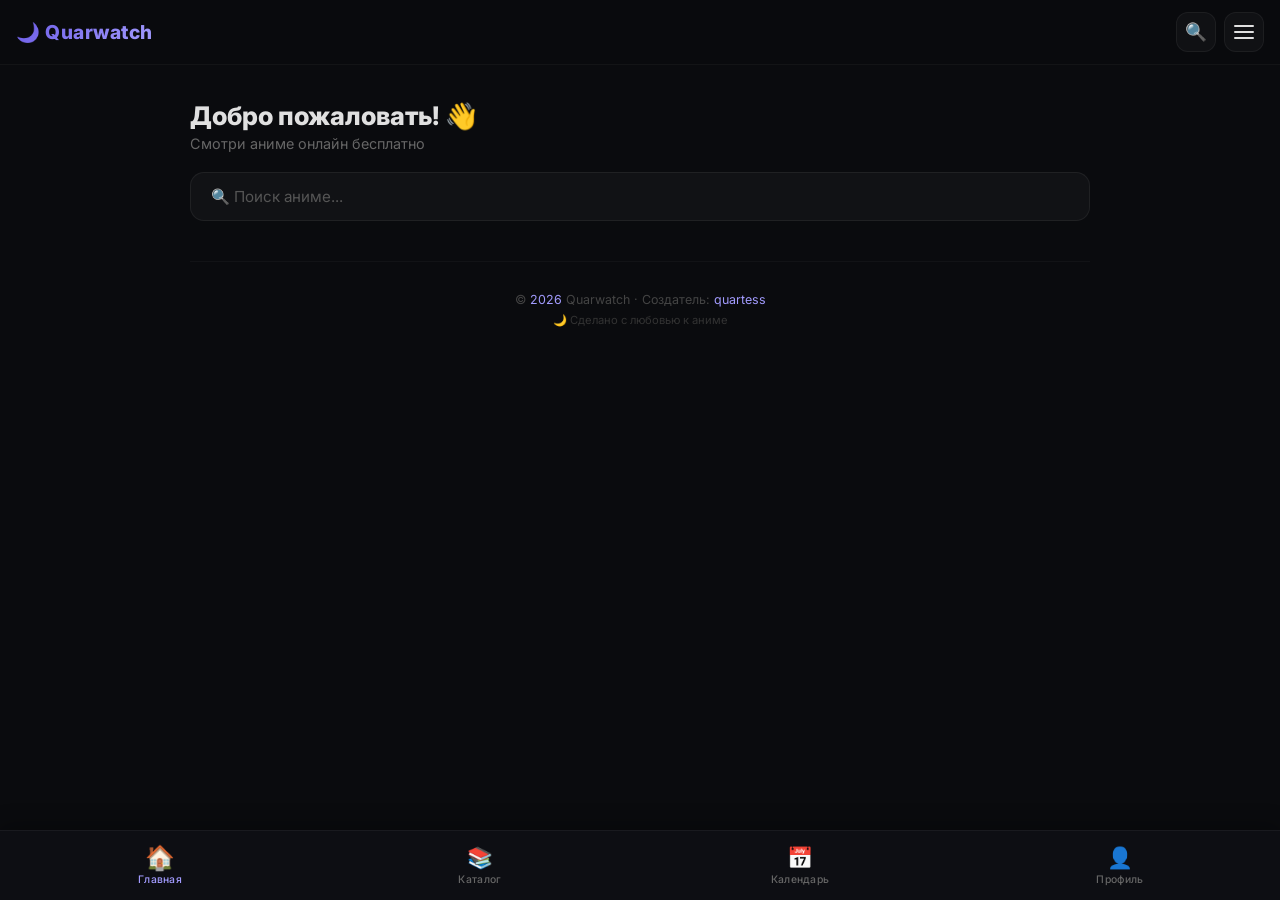
<file: home.html>
<!DOCTYPE html>
<html lang="ru">
<head>
  <meta charset="UTF-8" />
  <meta name="viewport" content="width=device-width, initial-scale=1.0, viewport-fit=cover" />
  <title>🏠 Quarwatch — Главная</title>

  <link href="https://fonts.googleapis.com/css2?family=Inter:wght@400;500;600;700;800&display=swap" rel="stylesheet" />
  <link rel="stylesheet" href="css/style.css" />
  <link rel="stylesheet" href="css/home.css" />
</head>
<body>
  <!-- ШАПКА -->
  <header>
    <div class="header-top">
      <div class="header-left">
        <a href="home.html" class="logo-link">
          <div class="logo">🌙 Quarwatch</div>
        </a>
      </div>
      <div class="header-right">
        <button id="search-toggle" class="header-icon-btn" aria-label="Поиск">🔍</button>
        <div class="hamburger" id="hamburger">
          <span></span>
          <span></span>
          <span></span>
        </div>
      </div>
    </div>

    <!-- Поиск (скрыт) -->
    <div class="search-bar hidden" id="search-bar">
      <input type="text" id="home-search-input" placeholder="Поиск аниме..." />
      <button id="home-search-btn">🔍</button>
    </div>

    <!-- ГАМБУРГЕР-МЕНЮ -->
    <nav class="nav-menu" id="nav-menu">
      <ul>
        <li><a href="home.html">🏠 Главная</a></li>
        <li><a href="index.html">📚 Каталог</a></li>
        <li><a href="calendar.html">📅 Календарь</a></li>
        <li><a href="anilist.html">🕒 Анонсы</a></li>
        <li><a href="profile.html">👤 Профиль</a></li>
        <li><a href="auth.html">🔐 Войти</a></li>
        <li><a href="developer.html">👨‍💻 Разработчик</a></li>
      </ul>
    </nav>
  </header>

  <main style="padding-top:100px; padding-bottom:80px;">
    <div class="home-container">

      <!-- ПРИВЕТСТВИЕ -->
      <div class="welcome-block">
        <h1 class="welcome-title">Добро пожаловать! 👋</h1>
        <p class="welcome-subtitle">Смотри аниме онлайн бесплатно</p>
      </div>

      <!-- ПОИСК -->
      <div class="search-block">
        <input type="text" id="main-search" placeholder="🔍 Поиск аниме..." class="main-search-input" />
      </div>

      <!-- 📊 СТАТИСТИКА САЙТА -->
      <section class="home-section">
        <h2 class="section-title">📊 Статистика сайта</h2>
        <div class="site-stats">
          <div class="site-stat">
            <div class="site-stat-value" id="stat-total-anime">—</div>
            <div class="site-stat-label">Аниме в базе</div>
          </div>
          <div class="site-stat">
            <div class="site-stat-value" id="stat-total-series">—</div>
            <div class="site-stat-label">Сериалов</div>
          </div>
          <div class="site-stat">
            <div class="site-stat-value" id="stat-total-movies">—</div>
            <div class="site-stat-label">Фильмов</div>
          </div>
          <div class="site-stat">
            <div class="site-stat-value" id="stat-today-updates">—</div>
            <div class="site-stat-label">Обновлено сегодня</div>
          </div>
        </div>
      </section>

      <!-- 🆕 ОБНОВЛЕНИЕ ЗА СЕГОДНЯ -->
      <section class="home-section">
        <div class="section-header">
          <h2 class="section-title">🆕 Обновление за сегодня</h2>
          <a href="index.html" class="section-link">Все →</a>
        </div>
        <div class="horizontal-scroll" id="today-updates">
          <div class="loader-small"></div>
        </div>
      </section>

      <!-- 📅 БЛИЖАЙШИЕ РЕЛИЗЫ -->
      <section class="home-section">
        <div class="section-header">
          <h2 class="section-title">📅 Ближайшие релизы</h2>
          <a href="calendar.html" class="section-link">Все →</a>
        </div>
        <div class="horizontal-scroll" id="upcoming-releases">
          <div class="loader-small"></div>
        </div>
      </section>

      <!-- 🔥 ПОПУЛЯРНОЕ -->
      <section class="home-section">
        <div class="section-header">
          <h2 class="section-title">🔥 Популярное</h2>
          <a href="index.html" class="section-link">Все →</a>
        </div>
        <div class="horizontal-scroll" id="popular-list">
          <div class="loader-small"></div>
        </div>
      </section>

      <!-- ⚡ БЫСТРЫЙ ДОСТУП -->
      <section class="home-section">
        <h2 class="section-title">⚡ Быстрый доступ</h2>
        <div class="quick-links">
          <a href="index.html" class="quick-link">
            <span class="quick-icon">📚</span>
            <span>Каталог</span>
          </a>
          <a href="calendar.html" class="quick-link">
            <span class="quick-icon">📅</span>
            <span>Календарь</span>
          </a>
          <a href="anilist.html" class="quick-link">
            <span class="quick-icon">🕒</span>
            <span>Анонсы</span>
          </a>
          <a href="profile.html" class="quick-link">
            <span class="quick-icon">👤</span>
            <span>Профиль</span>
          </a>
        </div>
      </section>

      <!-- ФУТЕР -->
      <footer class="home-footer">
        <p>© <span id="current-year">2026</span> Quarwatch · Создатель: <span>quartess</span></p>
        <p class="footer-sub">🌙 Сделано с любовью к аниме</p>
      </footer>

    </div>
  </main>

  <!-- НИЖНЯЯ НАВИГАЦИЯ -->
  <nav class="bottom-nav">
    <a href="home.html" class="bottom-nav-item active" style="text-decoration:none;">
      <span class="nav-icon">🏠</span>
      <span class="nav-label">Главная</span>
    </a>
    <a href="index.html" class="bottom-nav-item" style="text-decoration:none;">
      <span class="nav-icon">📚</span>
      <span class="nav-label">Каталог</span>
    </a>
    <a href="calendar.html" class="bottom-nav-item" style="text-decoration:none;">
      <span class="nav-icon">📅</span>
      <span class="nav-label">Календарь</span>
    </a>
    <a href="profile.html" class="bottom-nav-item" style="text-decoration:none;">
      <span class="nav-icon">👤</span>
      <span class="nav-label">Профиль</span>
    </a>
  </nav>

  <script src="js/home.js"></script>
</body>
</html>
</file>
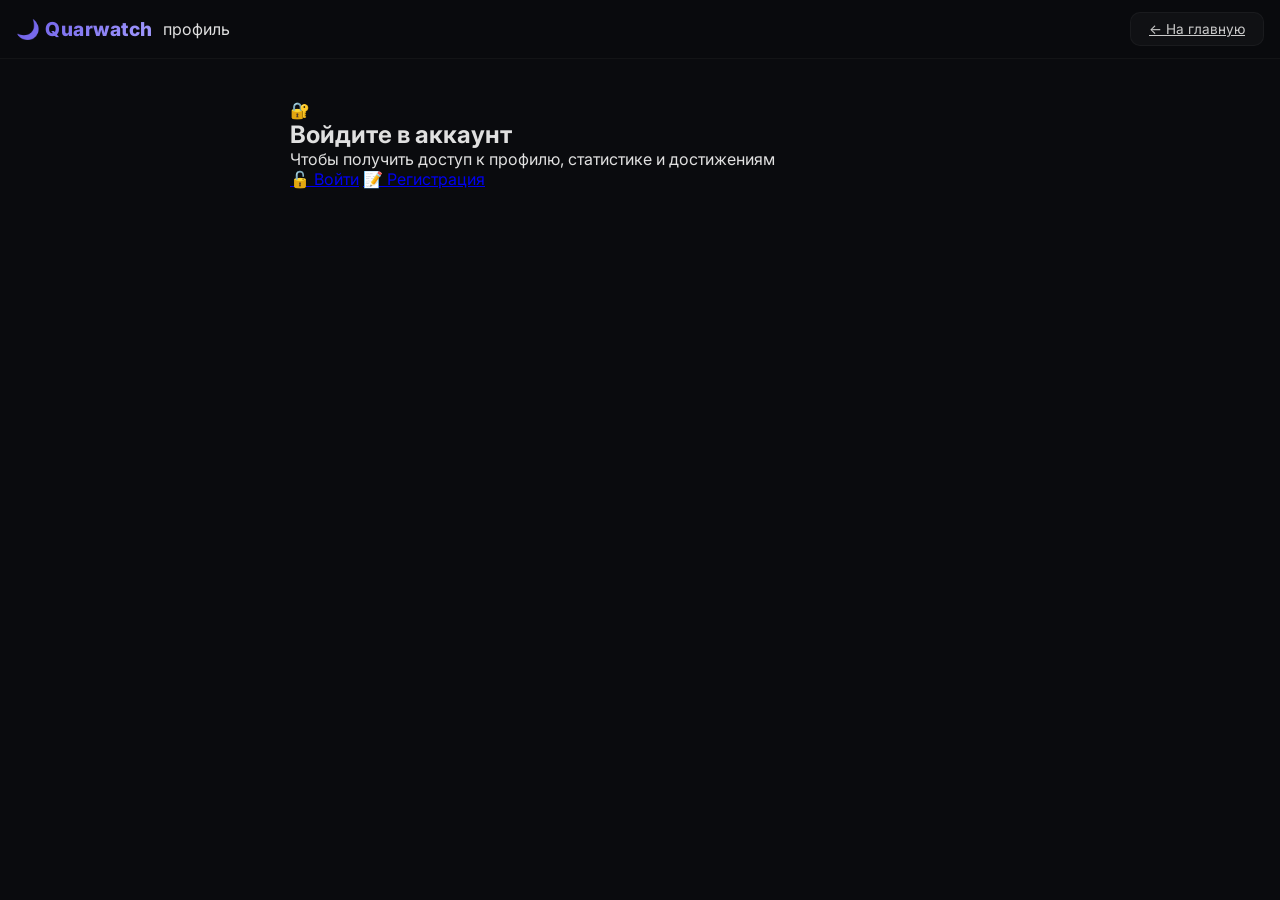
<file: profile.html>
<!DOCTYPE html>
<html lang="ru">
<head>
  <meta charset="UTF-8" />
  <meta name="viewport" content="width=device-width, initial-scale=1.0" />
  <title>👤 Профиль — Quarwatch</title>

  <link href="https://fonts.googleapis.com/css2?family=Inter:wght@400;500;600;700;800&display=swap" rel="stylesheet" />
  <link rel="stylesheet" href="css/style.css" />
  <link rel="stylesheet" href="css/profile.css" />
</head>
<body>
  <header>
    <div class="header-top">
      <div class="header-left">
        <a href="home.html" class="logo-link">
          <div class="logo">🌙 Quarwatch</div>
        </a>
        <div class="subtitle">профиль</div>
      </div>
      <div class="header-right">
        <a href="home.html" class="back-btn">← На главную</a>
      </div>
    </div>
  </header>

  <main style="padding-top:100px; padding-bottom:80px;">
    <div class="profile-container">

      <!-- БЛОК АВТОРИЗАЦИИ -->
      <div id="auth-required" class="auth-required">
        <div class="auth-required-content">
          <span class="auth-icon">🔐</span>
          <h2>Войдите в аккаунт</h2>
          <p>Чтобы получить доступ к профилю, статистике и достижениям</p>
          <div class="auth-buttons">
            <a href="auth.html" class="auth-btn">🔓 Войти</a>
            <a href="auth.html#register" class="auth-btn secondary">📝 Регистрация</a>
          </div>
        </div>
      </div>

      <!-- ПРОФИЛЬ -->
      <div id="profile-content" style="display:none;">

        <!-- ШАПКА -->
        <div class="profile-header">
          <div class="avatar-wrap">
            <div class="avatar" id="profile-avatar">👤</div>
            <button class="avatar-edit" id="avatar-edit-btn" title="Изменить аватар">📷</button>
          </div>
          <div class="profile-info">
            <h2 id="profile-name">Гость</h2>
            <p class="profile-status" id="profile-email">email@example.com</p>
            <button class="edit-name-btn" id="edit-name-btn">✏️ Изменить имя</button>
          </div>
        </div>

        <!-- СТАТИСТИКА -->
        <h3 class="section-title">📊 Статистика</h3>
        <div class="stats-grid">
          <div class="stat-card">
            <div class="stat-value" id="stat-watched">0</div>
            <div class="stat-label">Просмотрено</div>
          </div>
          <div class="stat-card">
            <div class="stat-value" id="stat-favorites">0</div>
            <div class="stat-label">В избранном</div>
          </div>
          <div class="stat-card">
            <div class="stat-value" id="stat-time">0ч</div>
            <div class="stat-label">Время</div>
          </div>
          <div class="stat-card">
            <div class="stat-value" id="stat-achievements">0</div>
            <div class="stat-label">Достижений</div>
          </div>
        </div>

        <!-- ДОСТИЖЕНИЯ -->
        <h3 class="section-title">🏆 Достижения</h3>
        <div class="achievements-list" id="achievements-list">
          <p class="empty-text">Пока нет достижений</p>
        </div>

        <!-- НАСТРОЙКИ -->
        <h3 class="section-title">⚙️ Настройки</h3>
        <div class="settings-list">
          <div class="setting-item">
            <div class="setting-info">
              <span class="setting-title">📤 Экспорт данных</span>
              <span class="setting-desc">Сохранить в JSON</span>
            </div>
            <button class="setting-btn" id="export-btn">Экспорт</button>
          </div>
          <div class="setting-item">
            <div class="setting-info">
              <span class="setting-title">📥 Импорт данных</span>
              <span class="setting-desc">Загрузить из JSON</span>
            </div>
            <button class="setting-btn" id="import-btn">Импорт</button>
          </div>
          <div class="setting-item">
            <div class="setting-info">
              <span class="setting-title">🚪 Выйти</span>
              <span class="setting-desc">Завершить сессию</span>
            </div>
            <button class="setting-btn danger" id="logout-btn">Выйти</button>
          </div>
        </div>

        <!-- ИСТОРИЯ -->
        <h3 class="section-title">🕐 Недавно просмотренные</h3>
        <div class="history-list" id="history-list">
          <p class="empty-text">История пуста</p>
        </div>

        <!-- ИЗБРАННОЕ -->
        <h3 class="section-title">⭐ Избранное</h3>
        <div class="favorites-list" id="favorites-list">
          <p class="empty-text">Избранное пусто</p>
        </div>

      </div>
    </div>
  </main>

  <!-- МОДАЛЬНОЕ ОКНО АВАТАРА -->
  <div id="avatar-modal" class="modal-overlay">
    <div class="modal-content">
      <button class="modal-close" id="avatar-modal-close">✕</button>
      <h2>Выберите аватар</h2>
      <div class="avatar-grid" id="avatar-grid">
        <button class="avatar-option" data-avatar="👤">👤</button>
        <button class="avatar-option" data-avatar="🐱">🐱</button>
        <button class="avatar-option" data-avatar="🐶">🐶</button>
        <button class="avatar-option" data-avatar="🐼">🐼</button>
        <button class="avatar-option" data-avatar="🦊">🦊</button>
        <button class="avatar-option" data-avatar="🐉">🐉</button>
        <button class="avatar-option" data-avatar="🌙">🌙</button>
        <button class="avatar-option" data-avatar="⭐">⭐</button>
        <button class="avatar-option" data-avatar="🎮">🎮</button>
        <button class="avatar-option" data-avatar="🎬">🎬</button>
        <button class="avatar-option" data-avatar="🌸">🌸</button>
        <button class="avatar-option" data-avatar="🔥">🔥</button>
        <button class="avatar-option" data-avatar="💎">💎</button>
        <button class="avatar-option" data-avatar="🎧">🎧</button>
        <button class="avatar-option" data-avatar="🍕">🍕</button>
        <button class="avatar-option" data-avatar="⚡">⚡</button>
      </div>
      <p style="text-align:center;color:#666;font-size:0.75rem;margin-top:12px;">
        Или загрузите свою картинку (URL)
      </p>
      <input type="url" id="avatar-url" placeholder="https://example.com/avatar.jpg" class="form-input" style="margin-top:8px;" />
      <button class="submit-btn" id="avatar-url-btn" style="margin-top:12px;">Применить URL</button>
    </div>
  </div>

  <script src="js/profile.js"></script>
</body>
    </html>
</file>
<file: css/style.css>
/* ===== ГЛОБАЛЬНЫЕ ===== */
* {
  margin: 0;
  padding: 0;
  box-sizing: border-box;
}

body {
  font-family: 'Inter', 'Segoe UI', sans-serif;
  background: #0a0b0e;
  color: #e0e0e0;
  min-height: 100vh;
  overflow-x: hidden;
  padding-bottom: 70px;
}

/* ===== СКРОЛЛБАР ===== */
::-webkit-scrollbar {
  width: 6px;
}
::-webkit-scrollbar-track {
  background: #0a0b0e;
}
::-webkit-scrollbar-thumb {
  background: #2a2a3a;
  border-radius: 4px;
}
::-webkit-scrollbar-thumb:hover {
  background: #3a3a5a;
}

/* ===== ШАПКА ===== */
header {
  position: fixed;
  top: 0;
  left: 0;
  right: 0;
  z-index: 1000;
  padding: 12px 16px;
  background: rgba(10, 11, 14, 0.95);
  backdrop-filter: blur(20px);
  border-bottom: 1px solid rgba(255,255,255,0.04);
}

.header-top {
  display: flex;
  align-items: center;
  justify-content: space-between;
  max-width: 1400px;
  margin: 0 auto;
  gap: 12px;
}

.header-left {
  display: flex;
  align-items: center;
  gap: 10px;
}

.logo-link {
  text-decoration: none;
  display: flex;
  align-items: center;
}

.logo {
  font-size: 1.2rem;
  font-weight: 800;
  letter-spacing: 0.5px;
  background: linear-gradient(135deg, #6c5ce7, #a29bfe);
  -webkit-background-clip: text;
  -webkit-text-fill-color: transparent;
}

.header-right {
  display: flex;
  align-items: center;
  gap: 8px;
}

/* Кнопка поиска в шапке */
.header-icon-btn {
  background: rgba(255,255,255,0.03);
  border: 1px solid rgba(255,255,255,0.05);
  color: #e0e0e0;
  width: 40px;
  height: 40px;
  border-radius: 12px;
  font-size: 1.1rem;
  cursor: pointer;
  transition: 0.3s;
  display: flex;
  align-items: center;
  justify-content: center;
}
.header-icon-btn:hover {
  background: rgba(255,255,255,0.06);
}

/* ===== ГАМБУРГЕР ===== */
.hamburger {
  display: flex;
  flex-direction: column;
  gap: 4px;
  cursor: pointer;
  padding: 10px;
  background: rgba(255,255,255,0.03);
  border-radius: 12px;
  border: 1px solid rgba(255,255,255,0.05);
  transition: 0.3s;
  width: 40px;
  height: 40px;
  align-items: center;
  justify-content: center;
}
.hamburger:hover {
  background: rgba(255,255,255,0.06);
}
.hamburger span {
  display: block;
  width: 20px;
  height: 2px;
  background: #e0e0e0;
  border-radius: 2px;
  transition: 0.3s;
}
.hamburger.active span:nth-child(1) {
  transform: rotate(45deg) translate(4px, 4px);
}
.hamburger.active span:nth-child(2) {
  opacity: 0;
}
.hamburger.active span:nth-child(3) {
  transform: rotate(-45deg) translate(4px, -4px);
}

/* ===== МЕНЮ ===== */
.nav-menu {
  display: none;
  background: rgba(16, 18, 22, 0.98);
  backdrop-filter: blur(20px);
  border-radius: 12px;
  margin-top: 10px;
  padding: 12px 16px;
  border: 1px solid rgba(255,255,255,0.04);
  max-width: 1400px;
  margin-left: auto;
  margin-right: auto;
}
.nav-menu.open {
  display: block;
  animation: slideDown 0.25s ease;
}
@keyframes slideDown {
  from { opacity: 0; transform: translateY(-8px); }
  to { opacity: 1; transform: translateY(0); }
}
.nav-menu ul {
  list-style: none;
  display: flex;
  flex-wrap: wrap;
  gap: 8px;
  justify-content: center;
}
.nav-menu ul li a {
  color: #aaa;
  text-decoration: none;
  font-size: 0.85rem;
  padding: 8px 16px;
  border-radius: 8px;
  transition: 0.3s;
  cursor: pointer;
  display: inline-block;
}
.nav-menu ul li a:hover {
  background: rgba(108, 92, 231, 0.15);
  color: #a29bfe;
}

/* ===== ПОИСК ===== */
.search-bar {
  display: flex;
  gap: 10px;
  margin-top: 10px;
  max-width: 1400px;
  margin-left: auto;
  margin-right: auto;
  animation: slideDown 0.25s ease;
}
.search-bar.hidden {
  display: none;
}
.search-bar input {
  flex: 1;
  padding: 12px 20px;
  border: 1px solid rgba(255,255,255,0.06);
  border-radius: 12px;
  background: rgba(255,255,255,0.03);
  color: #e0e0e0;
  font-size: 0.95rem;
  outline: none;
  transition: 0.3s;
  font-family: 'Inter', sans-serif;
}
.search-bar input::placeholder {
  color: #555;
}
.search-bar input:focus {
  border-color: rgba(108, 92, 231, 0.3);
  background: rgba(255,255,255,0.05);
}
.search-bar button {
  padding: 12px 20px;
  border: none;
  border-radius: 12px;
  background: rgba(108, 92, 231, 0.2);
  color: #a29bfe;
  font-size: 1.1rem;
  cursor: pointer;
  transition: 0.3s;
}
.search-bar button:hover {
  background: rgba(108, 92, 231, 0.3);
}

/* ===== ОСНОВНОЙ КОНТЕЙНЕР ===== */
main {
  max-width: 1400px;
  margin: 0 auto;
  padding: 16px;
  position: relative;
  z-index: 1;
  min-height: 70vh;
  padding-top: 80px;
}

section {
  display: none;
  animation: fadeIn 0.3s ease;
}
section.active {
  display: block;
}
@keyframes fadeIn {
  from { opacity: 0; transform: translateY(8px); }
  to { opacity: 1; transform: translateY(0); }
}

/* ===== КАТАЛОГ ===== */
.catalog-grid {
  display: grid;
  grid-template-columns: repeat(auto-fill, minmax(160px, 1fr));
  gap: 16px;
}
.anime-card {
  background: rgba(255,255,255,0.02);
  border-radius: 14px;
  overflow: hidden;
  transition: 0.3s ease;
  cursor: pointer;
  border: 1px solid rgba(255,255,255,0.03);
  display: flex;
  flex-direction: column;
  position: relative;
}
.anime-card:hover {
  transform: translateY(-4px);
  border-color: rgba(108, 92, 231, 0.15);
  box-shadow: 0 10px 30px rgba(0,0,0,0.4);
}
.anime-card img {
  width: 100%;
  aspect-ratio: 2/3;
  object-fit: cover;
  display: block;
  background: #1a1a1a;
}
.anime-card .info {
  padding: 10px 10px 12px;
  flex: 1;
  display: flex;
  flex-direction: column;
  gap: 3px;
}
.anime-card .title {
  font-weight: 600;
  font-size: 0.8rem;
  color: #e0e0e0;
  display: -webkit-box;
  -webkit-line-clamp: 2;
  -webkit-box-orient: vertical;
  overflow: hidden;
  line-height: 1.3;
}
.anime-card .year {
  font-size: 0.7rem;
  color: #666;
}
.anime-card .episodes {
  font-size: 0.7rem;
  color: #6c5ce7;
  margin-top: 2px;
}

/* ===== НИЖНЯЯ НАВИГАЦИЯ ===== */
.bottom-nav {
  position: fixed;
  bottom: 0;
  left: 0;
  right: 0;
  z-index: 1000;
  background: rgba(14, 15, 20, 0.98);
  backdrop-filter: blur(20px);
  border-top: 1px solid rgba(255,255,255,0.05);
  display: flex;
  justify-content: space-around;
  padding: 8px 0 calc(8px + env(safe-area-inset-bottom));
  box-shadow: 0 -4px 20px rgba(0,0,0,0.3);
}

.bottom-nav-item {
  display: flex;
  flex-direction: column;
  align-items: center;
  gap: 3px;
  background: none;
  border: none;
  color: #666;
  font-family: 'Inter', sans-serif;
  font-size: 0.65rem;
  cursor: pointer;
  padding: 6px 12px;
  border-radius: 12px;
  transition: 0.3s;
  flex: 1;
  max-width: 100px;
}
.bottom-nav-item:hover {
  background: rgba(255,255,255,0.03);
  color: #aaa;
}
.bottom-nav-item.active {
  color: #a29bfe;
}
.bottom-nav-item.active .nav-icon {
  transform: scale(1.15);
}
.bottom-nav-item .nav-icon {
  font-size: 1.3rem;
  transition: 0.3s;
}
.bottom-nav-item .nav-label {
  font-weight: 500;
  letter-spacing: 0.3px;
}

/* ===== ПЛЕЕР ===== */
#player-container {
  position: relative;
  width: 100%;
  padding-bottom: 56.25%;
  background: #000;
  border-radius: 12px;
  overflow: hidden;
  box-shadow: 0 0 40px rgba(0,0,0,0.5);
  margin-top: 20px;
}
#player-container iframe {
  position: absolute;
  top: 0;
  left: 0;
  width: 100%;
  height: 100%;
  border: 0;
}

/* ===== ИНФОРМАЦИЯ О ТАЙТЛЕ ===== */
.anime-info {
  margin-top: 20px;
  padding: 20px;
  background: rgba(255,255,255,0.02);
  border-radius: 12px;
  border: 1px solid rgba(255,255,255,0.03);
}
.anime-info h2 {
  font-size: 1.5rem;
  margin-bottom: 6px;
  color: #e0e0e0;
}
.anime-info p {
  color: #888;
  line-height: 1.6;
  font-size: 0.95rem;
}

/* ===== ПОСТЕР ===== */
.anime-detail {
  display: flex;
  gap: 25px;
  flex-wrap: wrap;
}
.anime-detail .poster {
  flex: 0 0 340px;
  border-radius: 12px;
  overflow: hidden;
  box-shadow: 0 0 30px rgba(0,0,0,0.3);
  cursor: pointer;
  transition: 0.3s;
}
.anime-detail .poster:hover {
  transform: scale(1.01);
}
.anime-detail .poster img {
  width: 100%;
  height: auto;
  display: block;
}
.anime-detail .info {
  flex: 1;
  min-width: 200px;
}
.anime-detail .info h2 {
  font-size: 1.8rem;
  margin-bottom: 6px;
}
.anime-detail .info .meta {
  display: flex;
  gap: 16px;
  flex-wrap: wrap;
  color: #666;
  font-size: 0.85rem;
  margin: 6px 0 12px;
}
.anime-detail .info .description {
  line-height: 1.7;
  color: #aaa;
}

/* ===== СКРИНШОТЫ ===== */
.screenshots-grid {
  display: flex;
  gap: 10px;
  flex-wrap: wrap;
}
.screenshot-item {
  display: block;
  width: 120px;
  height: 67px;
  border-radius: 8px;
  overflow: hidden;
  border: 1px solid rgba(255,255,255,0.05);
  transition: 0.3s;
  cursor: pointer;
}
.screenshot-item:hover {
  transform: scale(1.04);
  border-color: rgba(108, 92, 231, 0.2);
}
.screenshot-item img {
  width: 100%;
  height: 100%;
  object-fit: cover;
  display: block;
}

/* ===== ВНЕШНИЕ ССЫЛКИ ===== */
.external-link {
  display: inline-flex;
  align-items: center;
  gap: 6px;
  padding: 4px 12px;
  border-radius: 16px;
  font-size: 0.7rem;
  text-decoration: none;
  transition: 0.3s;
  background: rgba(255,255,255,0.03);
  border: 1px solid rgba(255,255,255,0.04);
  color: #888;
}
.external-link:hover {
  background: rgba(108, 92, 231, 0.1);
  border-color: rgba(108, 92, 231, 0.15);
  color: #a29bfe;
}

/* ===== КНОПКИ ===== */
.back-btn {
  background: rgba(255,255,255,0.03);
  border: 1px solid rgba(255,255,255,0.04);
  color: #ccc;
  padding: 8px 18px;
  border-radius: 10px;
  font-family: 'Inter', sans-serif;
  font-size: 0.85rem;
  cursor: pointer;
  transition: 0.3s;
}
.back-btn:hover {
  background: rgba(255,255,255,0.06);
}
#load-more-btn {
  display: none;
  margin: 20px auto !important;
  padding: 8px 24px !important;
}

/* ===== LOADER ===== */
.loader {
  text-align: center;
  padding: 40px;
  color: #555;
  font-size: 0.9rem;
  display: flex;
  flex-direction: column;
  align-items: center;
  gap: 12px;
}
.loader::before {
  content: '';
  width: 32px;
  height: 32px;
  border: 3px solid rgba(108, 92, 231, 0.1);
  border-top-color: #6c5ce7;
  border-radius: 50%;
  animation: spin 0.8s linear infinite;
}
@keyframes spin {
  to { transform: rotate(360deg); }
}

/* ===== МОДАЛЬНОЕ ОКНО ===== */
.modal-overlay {
  display: none;
  position: fixed;
  top: 0;
  left: 0;
  width: 100%;
  height: 100%;
  background: rgba(0,0,0,0.7);
  backdrop-filter: blur(8px);
  z-index: 9999;
  justify-content: center;
  align-items: center;
}
.modal-overlay.open {
  display: flex;
}
.modal-content {
  background: #14161a;
  border: 1px solid rgba(255,255,255,0.04);
  border-radius: 16px;
  padding: 28px 30px;
  max-width: 460px;
  width: 90%;
  max-height: 80vh;
  overflow-y: auto;
  position: relative;
  box-shadow: 0 20px 60px rgba(0,0,0,0.8);
}
.modal-close {
  position: absolute;
  top: 12px;
  right: 16px;
  background: none;
  border: none;
  color: #555;
  font-size: 1.5rem;
  cursor: pointer;
  transition: 0.3s;
}
.modal-close:hover {
  color: #ccc;
}
.modal-content h2 {
  color: #e0e0e0;
  font-size: 1.3rem;
  margin-bottom: 14px;
}
.modal-content p {
  color: #888;
  line-height: 1.7;
  font-size: 0.9rem;
}

/* ===== УВЕЛИЧЕННОЕ ИЗОБРАЖЕНИЕ ===== */
.modal-image-overlay {
  display: none;
  position: fixed;
  top: 0;
  left: 0;
  width: 100%;
  height: 100%;
  background: rgba(0,0,0,0.85);
  backdrop-filter: blur(12px);
  z-index: 10000;
  justify-content: center;
  align-items: center;
  cursor: pointer;
}
.modal-image-overlay.open {
  display: flex;
}
.modal-image-overlay img {
  max-width: 90%;
  max-height: 90%;
  border-radius: 12px;
  box-shadow: 0 0 60px rgba(0,0,0,0.5);
  object-fit: contain;
}
.modal-image-overlay .close-btn {
  position: absolute;
  top: 20px;
  right: 30px;
  color: #888;
  font-size: 2.5rem;
  cursor: pointer;
  transition: 0.3s;
  background: none;
  border: none;
}
.modal-image-overlay .close-btn:hover {
  color: #fff;
}

/* ===== АДАПТИВ ===== */
@media (max-width: 700px) {
  main {
    padding-top: 75px;
  }
  .logo {
    font-size: 1rem;
  }
  .catalog-grid {
    grid-template-columns: repeat(auto-fill, minmax(130px, 1fr));
    gap: 12px;
  }
  .anime-detail .poster {
    flex: 0 0 260px;
  }
  .screenshot-item {
    width: 80px;
    height: 45px;
  }
}

@media (max-width: 500px) {
  .anime-detail .poster {
    flex: 0 0 200px;
  }
  .screenshot-item {
    width: 60px;
    height: 34px;
  }
  .catalog-grid {
    grid-template-columns: repeat(auto-fill, minmax(110px, 1fr));
    gap: 10px;
  }
  .bottom-nav-item .nav-label {
    font-size: 0.6rem;
  }
  }
</file>
<file: css/anons.css>
/* ============================================
   🕒 ANONS PAGE STYLES
   ============================================ */

.anons-header {
  text-align: center;
  margin-bottom: 25px;
}

.anons-header h2 {
  font-size: 1.8rem;
  font-weight: 800;
  background: linear-gradient(135deg, #6c5ce7, #a29bfe);
  -webkit-background-clip: text;
  -webkit-text-fill-color: transparent;
  margin-bottom: 6px;
}

.anons-subtitle {
  color: #666;
  font-size: 0.9rem;
  letter-spacing: 1px;
}

/* ===== ПОИСК ===== */
.anons-search {
  display: flex;
  gap: 10px;
  justify-content: center;
  margin-bottom: 30px;
}

.anons-search input {
  width: 60%;
  max-width: 450px;
  padding: 12px 20px;
  border: 1px solid rgba(255,255,255,0.06);
  border-radius: 12px;
  background: rgba(255,255,255,0.03);
  color: #e0e0e0;
  font-size: 0.95rem;
  font-family: 'Inter', sans-serif;
  outline: none;
  transition: 0.3s;
}

.anons-search input:focus {
  border-color: rgba(108, 92, 231, 0.3);
  background: rgba(255,255,255,0.05);
}

.anons-search button {
  padding: 12px 20px;
  border: none;
  border-radius: 12px;
  background: rgba(108, 92, 231, 0.2);
  color: #a29bfe;
  font-size: 1.1rem;
  cursor: pointer;
  transition: 0.3s;
}

.anons-search button:hover {
  background: rgba(108, 92, 231, 0.3);
}

/* ===== БЕЙДЖ АНОНСА НА КАРТОЧКЕ ===== */
.anons-grid .anime-card {
  position: relative;
}

.anons-grid .anime-card::before {
  content: '🕒 Анонс';
  position: absolute;
  top: 8px;
  left: 8px;
  padding: 2px 10px;
  border-radius: 12px;
  font-size: 0.6rem;
  font-weight: 600;
  background: rgba(108, 92, 231, 0.85);
  color: #fff;
  backdrop-filter: blur(4px);
  z-index: 2;
}

/* ===== ПУСТОЕ СОСТОЯНИЕ ===== */
.anons-empty {
  grid-column: 1 / -1;
  text-align: center;
  padding: 60px 20px;
  color: #555;
}

.anons-empty .icon {
  font-size: 3rem;
  display: block;
  margin-bottom: 12px;
  opacity: 0.5;
}

/* ===== АДАПТИВ ===== */
@media (max-width: 700px) {
  .anons-header h2 {
    font-size: 1.4rem;
  }
  .anons-search input {
    width: 70%;
  }
}
</file>
<file: css/auth.css>
/* ============================================
   🔐 AUTH PAGE STYLES
   ============================================ */

.auth-container {
  max-width: 420px;
  margin: 0 auto;
  padding: 0 20px;
}

.auth-card {
  background: rgba(255,255,255,0.02);
  border: 1px solid rgba(255,255,255,0.04);
  border-radius: 16px;
  padding: 30px;
}

/* Вкладки */
.auth-tabs {
  display: flex;
  gap: 8px;
  margin-bottom: 24px;
  background: rgba(255,255,255,0.02);
  border-radius: 12px;
  padding: 4px;
}

.auth-tab {
  flex: 1;
  padding: 10px;
  border: none;
  border-radius: 8px;
  background: none;
  color: #888;
  font-family: 'Inter', sans-serif;
  font-size: 0.9rem;
  font-weight: 600;
  cursor: pointer;
  transition: 0.3s;
}

.auth-tab.active {
  background: rgba(108, 92, 231, 0.15);
  color: #a29bfe;
}

/* Формы */
.auth-form {
  display: none;
}
.auth-form.active {
  display: block;
}

.form-group {
  margin-bottom: 16px;
}

.form-group label {
  display: block;
  color: #888;
  font-size: 0.8rem;
  margin-bottom: 6px;
}

.form-group input {
  width: 100%;
  padding: 12px 16px;
  border: 1px solid rgba(255,255,255,0.06);
  border-radius: 10px;
  background: rgba(255,255,255,0.03);
  color: #e0e0e0;
  font-size: 0.95rem;
  font-family: 'Inter', sans-serif;
  outline: none;
  transition: 0.3s;
}

.form-group input:focus {
  border-color: rgba(108, 92, 231, 0.3);
  background: rgba(255,255,255,0.05);
}

.submit-btn {
  width: 100%;
  padding: 12px;
  border: none;
  border-radius: 10px;
  background: linear-gradient(135deg, #6c5ce7, #a29bfe);
  color: #fff;
  font-size: 1rem;
  font-weight: 600;
  cursor: pointer;
  transition: 0.3s;
  font-family: 'Inter', sans-serif;
  margin-top: 8px;
}

.submit-btn:hover {
  transform: scale(1.02);
  box-shadow: 0 0 30px rgba(108, 92, 231, 0.3);
}

.submit-btn:disabled {
  opacity: 0.5;
  cursor: not-allowed;
}

.auth-hint {
  text-align: center;
  color: #666;
  font-size: 0.8rem;
  margin-top: 16px;
}

.auth-hint a {
  color: #a29bfe;
  text-decoration: none;
}

.auth-hint a:hover {
  text-decoration: underline;
}

.auth-message {
  margin-top: 16px;
  padding: 12px;
  border-radius: 8px;
  text-align: center;
  font-size: 0.85rem;
  display: none;
}

.auth-message.success {
  display: block;
  background: rgba(76, 175, 80, 0.1);
  color: #4caf50;
  border: 1px solid rgba(76, 175, 80, 0.2);
}

.auth-message.error {
  display: block;
  background: rgba(255, 70, 70, 0.1);
  color: #ff7a7a;
  border: 1px solid rgba(255, 70, 70, 0.2);
}

.auth-message.info {
  display: block;
  background: rgba(108, 92, 231, 0.1);
  color: #a29bfe;
  border: 1px solid rgba(108, 92, 231, 0.2);
}
</file>
<file: css/calendar.css>
/* ============================================
   📅 CALENDAR PAGE STYLES
   ============================================ */

.calendar-header {
  text-align: center;
  margin-bottom: 20px;
}

.calendar-header h2 {
  font-size: 1.8rem;
  font-weight: 800;
  background: linear-gradient(135deg, #6c5ce7, #a29bfe);
  -webkit-background-clip: text;
  -webkit-text-fill-color: transparent;
  margin-bottom: 6px;
}

.calendar-subtitle {
  color: #666;
  font-size: 0.9rem;
  letter-spacing: 1px;
}

/* ===== ЛЕГЕНДА ===== */
.calendar-legend {
  display: flex;
  gap: 16px;
  flex-wrap: wrap;
  justify-content: center;
  margin-bottom: 20px;
  padding: 12px 16px;
  background: rgba(255,255,255,0.02);
  border: 1px solid rgba(255,255,255,0.04);
  border-radius: 12px;
  font-size: 0.75rem;
  color: #888;
}

.legend-item {
  display: inline-flex;
  align-items: center;
  gap: 6px;
}

/* ===== НАВИГАЦИЯ ПО ДНЯМ ===== */
.days-nav {
  display: flex;
  gap: 8px;
  justify-content: center;
  flex-wrap: wrap;
  margin-bottom: 30px;
  padding: 12px;
  background: rgba(255, 255, 255, 0.02);
  border-radius: 16px;
  border: 1px solid rgba(255, 255, 255, 0.04);
}

.day-btn {
  padding: 10px 18px;
  border: 1px solid rgba(255, 255, 255, 0.04);
  border-radius: 12px;
  background: rgba(255, 255, 255, 0.02);
  color: #888;
  font-family: 'Inter', sans-serif;
  font-size: 0.85rem;
  cursor: pointer;
  transition: 0.3s;
  display: flex;
  flex-direction: column;
  align-items: center;
  gap: 4px;
  min-width: 70px;
}

.day-btn:hover {
  background: rgba(255, 255, 255, 0.05);
  color: #ccc;
  transform: translateY(-2px);
}

.day-btn.active {
  background: rgba(108, 92, 231, 0.15);
  border-color: rgba(108, 92, 231, 0.3);
  color: #a29bfe;
  box-shadow: 0 0 20px rgba(108, 92, 231, 0.15);
}

.day-btn.today {
  border-color: rgba(108, 92, 231, 0.4);
}

.day-btn .day-name {
  font-size: 0.7rem;
  text-transform: uppercase;
  letter-spacing: 1px;
  color: #555;
}

.day-btn.active .day-name {
  color: #a29bfe;
}

.day-btn .day-number {
  font-size: 1.1rem;
  font-weight: 700;
}

.day-btn .day-count {
  font-size: 0.65rem;
  background: rgba(108, 92, 231, 0.2);
  color: #a29bfe;
  padding: 1px 8px;
  border-radius: 10px;
  margin-top: 2px;
}

/* ===== КОНТЕНТ ===== */
.calendar-content {
  max-width: 900px;
  margin: 0 auto;
  min-height: 300px;
}

/* Карточка релиза */
.release-card {
  display: flex;
  gap: 18px;
  padding: 16px;
  background: rgba(255, 255, 255, 0.02);
  border: 1px solid rgba(255, 255, 255, 0.04);
  border-radius: 14px;
  margin-bottom: 12px;
  cursor: pointer;
  transition: 0.3s;
  animation: fadeInUp 0.4s ease-out;
}

.release-card:hover {
  background: rgba(255, 255, 255, 0.04);
  border-color: rgba(108, 92, 231, 0.2);
  transform: translateX(4px);
  box-shadow: 0 4px 25px rgba(0, 0, 0, 0.3);
}

@keyframes fadeInUp {
  from { opacity: 0; transform: translateY(10px); }
  to { opacity: 1; transform: translateY(0); }
}

.release-card .poster {
  flex: 0 0 90px;
  border-radius: 10px;
  overflow: hidden;
  background: #1a1a1a;
}

.release-card .poster img {
  width: 100%;
  aspect-ratio: 2/3;
  object-fit: cover;
  display: block;
}

.release-card .info {
  flex: 1;
  display: flex;
  flex-direction: column;
  justify-content: center;
  min-width: 0;
}

.release-card .title {
  font-size: 1rem;
  font-weight: 600;
  color: #e0e0e0;
  margin-bottom: 6px;
  display: -webkit-box;
  -webkit-line-clamp: 2;
  -webkit-box-orient: vertical;
  overflow: hidden;
}

.release-card .meta {
  display: flex;
  gap: 12px;
  flex-wrap: wrap;
  font-size: 0.8rem;
  color: #666;
  margin-bottom: 8px;
}

/* ===== ОЗВУЧКА ===== */
.translation-badge {
  display: inline-flex;
  align-items: center;
  gap: 4px;
  background: rgba(108, 92, 231, 0.15);
  border: 1px solid rgba(108, 92, 231, 0.2);
  color: #a29bfe;
  padding: 3px 12px;
  border-radius: 20px;
  font-size: 0.7rem;
  font-weight: 600;
  white-space: nowrap;
}

/* Для субтитров — синий цвет */
.translation-badge.subs {
  background: rgba(100, 181, 246, 0.15);
  border-color: rgba(100, 181, 246, 0.2);
  color: #64b5f6;
}

/* ===== ВРЕМЯ ===== */
.time-badge {
  display: inline-flex;
  align-items: center;
  gap: 4px;
  background: rgba(255, 200, 50, 0.1);
  border: 1px solid rgba(255, 200, 50, 0.2);
  color: #ffd700;
  padding: 3px 12px;
  border-radius: 20px;
  font-size: 0.7rem;
  font-weight: 600;
}

/* Легенда */
.legend-voice {
  font-size: 0.7rem;
}
.legend-subs {
  background: rgba(100, 181, 246, 0.15) !important;
  border-color: rgba(100, 181, 246, 0.2) !important;
  color: #64b5f6 !important;
  font-size: 0.7rem;
}

/* Пустое состояние */
.calendar-empty {
  text-align: center;
  padding: 60px 20px;
  color: #555;
}

.calendar-empty .icon {
  font-size: 3rem;
  display: block;
  margin-bottom: 12px;
  opacity: 0.5;
}

.calendar-empty p {
  font-size: 1rem;
  margin-bottom: 6px;
}

.calendar-empty .hint {
  font-size: 0.8rem;
  color: #444;
}

/* ===== АДАПТИВ ===== */
@media (max-width: 600px) {
  .calendar-header h2 { font-size: 1.4rem; }
  .calendar-legend {
    font-size: 0.65rem;
    gap: 8px;
  }
  .day-btn { min-width: 55px; padding: 8px 10px; }
  .day-btn .day-number { font-size: 0.95rem; }
  .release-card .poster { flex: 0 0 65px; }
  .release-card .title { font-size: 0.9rem; }
  .release-card .meta { font-size: 0.7rem; }
  .translation-badge, .time-badge {
    font-size: 0.65rem;
    padding: 2px 10px;
  }
}
</file>
<file: css/home.css>
/* ============================================
   🏠 HOME PAGE STYLES
   ============================================ */

.home-container {
  max-width: 900px;
  margin: 0 auto;
}

/* ===== ГЕРОЙ-БЛОК ===== */
.hero-section {
  text-align: center;
  padding: 40px 20px;
  background: linear-gradient(135deg, rgba(108, 92, 231, 0.1), rgba(162, 155, 254, 0.05));
  border: 1px solid rgba(108, 92, 231, 0.15);
  border-radius: 20px;
  margin-bottom: 30px;
}

.hero-logo {
  font-size: 4rem;
  margin-bottom: 10px;
  animation: float 3s ease-in-out infinite;
}

@keyframes float {
  0%, 100% { transform: translateY(0); }
  50% { transform: translateY(-8px); }
}

.hero-title {
  font-size: 2.2rem;
  font-weight: 800;
  background: linear-gradient(135deg, #6c5ce7, #a29bfe);
  -webkit-background-clip: text;
  -webkit-text-fill-color: transparent;
  margin-bottom: 8px;
}

.hero-subtitle {
  color: #888;
  font-size: 1rem;
  margin-bottom: 25px;
}

.hero-stats {
  display: flex;
  justify-content: center;
  gap: 30px;
  flex-wrap: wrap;
}

.hero-stat {
  display: flex;
  flex-direction: column;
  align-items: center;
  gap: 4px;
}

.hero-stat-value {
  font-size: 1.5rem;
  font-weight: 800;
  color: #a29bfe;
}

.hero-stat-label {
  font-size: 0.75rem;
  color: #666;
  text-transform: uppercase;
  letter-spacing: 1px;
}

/* ===== БЛОКИ ===== */
.info-block {
  margin-bottom: 30px;
}

.block-title {
  font-size: 1.1rem;
  font-weight: 700;
  color: #e0e0e0;
  margin-bottom: 15px;
  display: flex;
  align-items: center;
  gap: 8px;
}

.info-card {
  background: rgba(255,255,255,0.02);
  border: 1px solid rgba(255,255,255,0.04);
  border-radius: 14px;
  padding: 20px 24px;
  color: #aaa;
  line-height: 1.7;
  font-size: 0.92rem;
}

.info-card strong {
  color: #a29bfe;
  font-weight: 600;
}

/* ===== ВОЗМОЖНОСТИ ===== */
.features-grid {
  display: grid;
  grid-template-columns: repeat(auto-fit, minmax(140px, 1fr));
  gap: 12px;
}

.feature-card {
  background: rgba(255,255,255,0.02);
  border: 1px solid rgba(255,255,255,0.04);
  border-radius: 14px;
  padding: 18px 14px;
  text-align: center;
  transition: 0.3s;
  cursor: default;
}

.feature-card:hover {
  background: rgba(255,255,255,0.04);
  border-color: rgba(108, 92, 231, 0.2);
  transform: translateY(-4px);
  box-shadow: 0 8px 25px rgba(0,0,0,0.2);
}

.feature-icon {
  font-size: 1.8rem;
  margin-bottom: 8px;
}

.feature-title {
  color: #e0e0e0;
  font-size: 0.85rem;
  font-weight: 600;
  margin-bottom: 4px;
}

.feature-desc {
  color: #666;
  font-size: 0.72rem;
}

/* ===== КОМАНДА ===== */
.team-grid {
  display: grid;
  grid-template-columns: repeat(auto-fit, minmax(180px, 1fr));
  gap: 14px;
}

.team-card {
  background: rgba(255,255,255,0.02);
  border: 1px solid rgba(255,255,255,0.04);
  border-radius: 14px;
  padding: 20px 16px;
  text-align: center;
  transition: 0.3s;
}

.team-card:hover {
  background: rgba(255,255,255,0.04);
  border-color: rgba(108, 92, 231, 0.15);
  transform: translateY(-4px);
}

.team-avatar {
  width: 60px;
  height: 60px;
  border-radius: 50%;
  margin: 0 auto 12px;
  display: flex;
  align-items: center;
  justify-content: center;
  font-size: 1.5rem;
  font-weight: 800;
  color: #fff;
  box-shadow: 0 0 20px rgba(108, 92, 231, 0.2);
}

.team-name {
  color: #e0e0e0;
  font-weight: 700;
  font-size: 1rem;
  margin-bottom: 4px;
}

.team-role {
  color: #a29bfe;
  font-size: 0.78rem;
  margin-bottom: 6px;
}

.team-desc {
  color: #666;
  font-size: 0.72rem;
}

/* ===== ТЕХНОЛОГИИ ===== */
.tech-list {
  display: flex;
  flex-wrap: wrap;
  gap: 8px;
}

.tech-badge {
  background: rgba(108, 92, 231, 0.1);
  border: 1px solid rgba(108, 92, 231, 0.2);
  color: #a29bfe;
  padding: 6px 14px;
  border-radius: 20px;
  font-size: 0.78rem;
  font-weight: 500;
  transition: 0.3s;
}

.tech-badge:hover {
  background: rgba(108, 92, 231, 0.2);
  transform: translateY(-2px);
}

/* ===== ССЫЛКИ ===== */
.links-grid {
  display: grid;
  grid-template-columns: repeat(auto-fit, minmax(200px, 1fr));
  gap: 12px;
}

.link-card {
  display: flex;
  align-items: center;
  gap: 14px;
  background: rgba(255,255,255,0.02);
  border: 1px solid rgba(255,255,255,0.04);
  border-radius: 14px;
  padding: 14px 18px;
  text-decoration: none;
  transition: 0.3s;
}

.link-card:hover {
  background: rgba(255,255,255,0.05);
  border-color: rgba(108, 92, 231, 0.25);
  transform: translateX(4px);
}

.link-icon {
  font-size: 1.6rem;
  flex-shrink: 0;
}

.link-title {
  color: #e0e0e0;
  font-size: 0.9rem;
  font-weight: 600;
}

.link-desc {
  color: #666;
  font-size: 0.72rem;
  margin-top: 2px;
}

/* ===== СТАТИСТИКА ===== */
.site-stats {
  display: grid;
  grid-template-columns: repeat(auto-fit, minmax(120px, 1fr));
  gap: 12px;
}

.site-stat {
  background: rgba(255,255,255,0.02);
  border: 1px solid rgba(255,255,255,0.04);
  border-radius: 14px;
  padding: 18px 12px;
  text-align: center;
  transition: 0.3s;
}

.site-stat:hover {
  background: rgba(255,255,255,0.04);
  border-color: rgba(108, 92, 231, 0.15);
}

.site-stat-value {
  font-size: 1.6rem;
  font-weight: 800;
  color: #a29bfe;
  margin-bottom: 4px;
}

.site-stat-label {
  color: #666;
  font-size: 0.72rem;
  text-transform: uppercase;
  letter-spacing: 1px;
}

/* ===== КОНТАКТ ===== */
.contact-btn {
  display: inline-block;
  background: linear-gradient(135deg, #6c5ce7, #a29bfe);
  color: #fff;
  text-decoration: none;
  padding: 12px 30px;
  border-radius: 30px;
  font-weight: 600;
  font-size: 0.9rem;
  transition: 0.3s;
}

.contact-btn:hover {
  transform: scale(1.05);
  box-shadow: 0 0 30px rgba(108, 92, 231, 0.4);
}

/* ===== ФУТЕР ===== */
.home-footer {
  text-align: center;
  padding: 30px 20px;
  margin-top: 40px;
  border-top: 1px solid rgba(255,255,255,0.03);
  color: #444;
  font-size: 0.78rem;
}

.home-footer span {
  color: #a29bfe;
}

.home-footer .footer-sub {
  margin-top: 6px;
  font-size: 0.7rem;
  color: #333;
}

/* ===== АДАПТИВ ===== */
@media (max-width: 600px) {
  .hero-title {
    font-size: 1.6rem;
  }
  .hero-logo {
    font-size: 3rem;
  }
  .hero-stats {
    gap: 20px;
  }
  .hero-stat-value {
    font-size: 1.2rem;
  }
  .info-card {
    padding: 16px 18px;
  }
  .block-title {
    font-size: 1rem;
  }
}
/* ===== СТАТИСТИКА САЙТА ===== */
.site-stats {
  display: grid;
  grid-template-columns: repeat(auto-fit, minmax(120px, 1fr));
  gap: 12px;
  margin-bottom: 30px;
}

.site-stat {
  background: rgba(255,255,255,0.02);
  border: 1px solid rgba(255,255,255,0.04);
  border-radius: 14px;
  padding: 18px 12px;
  text-align: center;
  transition: 0.3s;
}

.site-stat:hover {
  background: rgba(255,255,255,0.04);
  border-color: rgba(108, 92, 231, 0.15);
  transform: translateY(-3px);
}

.site-stat-value {
  font-size: 1.5rem;
  font-weight: 800;
  color: #a29bfe;
  margin-bottom: 4px;
  font-variant-numeric: tabular-nums;
}

.site-stat-label {
  color: #666;
  font-size: 0.7rem;
  text-transform: uppercase;
  letter-spacing: 1px;
}

/* ===== ГОРИЗОНТАЛЬНАЯ ПРОКРУТКА ===== */
.horizontal-scroll {
  display: flex;
  gap: 12px;
  overflow-x: auto;
  padding: 4px 0 12px;
  scrollbar-width: thin;
  scroll-behavior: smooth;
}

.horizontal-scroll::-webkit-scrollbar {
  height: 6px;
}

.horizontal-scroll::-webkit-scrollbar-track {
  background: rgba(255,255,255,0.02);
  border-radius: 4px;
}

.horizontal-scroll::-webkit-scrollbar-thumb {
  background: rgba(108, 92, 231, 0.3);
  border-radius: 4px;
}

/* Мини-карточка */
.mini-card {
  cursor: pointer;
  flex: 0 0 140px;
  border-radius: 12px;
  overflow: hidden;
  background: rgba(255,255,255,0.02);
  border: 1px solid rgba(255,255,255,0.04);
  transition: 0.3s;
}

.mini-card:hover {
  transform: translateY(-4px);
  border-color: rgba(108, 92, 231, 0.25);
  box-shadow: 0 8px 25px rgba(0,0,0,0.3);
}

.mini-card img {
  width: 100%;
  aspect-ratio: 2/3;
  object-fit: cover;
  display: block;
  background: #1a1a1a;
}

.mini-card .mini-info {
  padding: 8px 10px;
}

.mini-card .mini-title {
  font-size: 0.75rem;
  color: #e0e0e0;
  font-weight: 500;
  white-space: nowrap;
  overflow: hidden;
  text-overflow: ellipsis;
}

.mini-card .mini-meta {
  font-size: 0.65rem;
  color: #666;
  margin-top: 2px;
}

/* Лоадер */
.loader-small {
  width: 28px;
  height: 28px;
  border: 2px solid rgba(108, 92, 231, 0.1);
  border-top-color: #6c5ce7;
  border-radius: 50%;
  animation: spin 0.8s linear infinite;
  margin: 20px auto;
  flex-shrink: 0;
}

@keyframes spin {
  to { transform: rotate(360deg); }
}

/* Заголовок секции */
.section-header {
  display: flex;
  justify-content: space-between;
  align-items: center;
  margin-bottom: 14px;
}

.section-title {
  font-size: 1.1rem;
  font-weight: 700;
  color: #e0e0e0;
  margin: 0;
}

.section-link {
  color: #a29bfe;
  text-decoration: none;
  font-size: 0.8rem;
  font-weight: 600;
  transition: 0.3s;
}

.section-link:hover {
  color: #6c5ce7;
}

.home-section {
  margin-bottom: 30px;
}

/* Поиск */
.search-block {
  margin-bottom: 30px;
}

.main-search-input {
  width: 100%;
  padding: 14px 20px;
  border: 1px solid rgba(255,255,255,0.06);
  border-radius: 14px;
  background: rgba(255,255,255,0.03);
  color: #e0e0e0;
  font-size: 0.95rem;
  font-family: 'Inter', sans-serif;
  outline: none;
  transition: 0.3s;
}

.main-search-input:focus {
  border-color: rgba(108, 92, 231, 0.3);
  background: rgba(255,255,255,0.05);
}

.main-search-input::placeholder {
  color: #555;
}

/* Приветствие */
.welcome-block {
  margin-bottom: 20px;
}

.welcome-title {
  font-size: 1.6rem;
  font-weight: 800;
  color: #e0e0e0;
  margin-bottom: 4px;
}

.welcome-subtitle {
  color: #666;
  font-size: 0.9rem;
}

/* Футер */
.home-footer {
  text-align: center;
  padding: 30px 20px;
  margin-top: 40px;
  border-top: 1px solid rgba(255,255,255,0.03);
  color: #444;
  font-size: 0.78rem;
}

.home-footer span {
  color: #a29bfe;
}

.home-footer .footer-sub {
  margin-top: 6px;
  font-size: 0.7rem;
  color: #333;
}

/* Адаптив */
@media (max-width: 600px) {
  .welcome-title {
    font-size: 1.3rem;
  }
  .section-title {
    font-size: 1rem;
  }
  .mini-card {
    flex: 0 0 120px;
  }
  .site-stat-value {
    font-size: 1.2rem;
  }
}
</file>
<file: css/profile.css>
/* ============================================
   👤 PROFILE PAGE STYLES
   ============================================ */

.profile-container {
  max-width: 700px;
  margin: 0 auto;
}

/* ===== ШАПКА ПРОФИЛЯ ===== */
.profile-header {
  display: flex;
  align-items: center;
  gap: 20px;
  padding: 24px;
  background: rgba(255,255,255,0.02);
  border: 1px solid rgba(255,255,255,0.04);
  border-radius: 16px;
  margin-bottom: 24px;
}

.avatar {
  width: 80px;
  height: 80px;
  border-radius: 50%;
  background: linear-gradient(135deg, #6c5ce7, #a29bfe);
  display: flex;
  align-items: center;
  justify-content: center;
  font-size: 2rem;
  font-weight: 800;
  color: #fff;
  flex-shrink: 0;
  box-shadow: 0 0 30px rgba(108, 92, 231, 0.3);
}

.profile-info {
  flex: 1;
  min-width: 0;
}

.profile-info h2 {
  color: #e0e0e0;
  font-size: 1.4rem;
  margin-bottom: 4px;
}

.profile-status {
  color: #666;
  font-size: 0.85rem;
  margin-bottom: 8px;
}

.edit-name-btn {
  background: rgba(108, 92, 231, 0.15);
  border: 1px solid rgba(108, 92, 231, 0.2);
  color: #a29bfe;
  padding: 5px 14px;
  border-radius: 8px;
  font-size: 0.75rem;
  cursor: pointer;
  transition: 0.3s;
  font-family: 'Inter', sans-serif;
}
.edit-name-btn:hover {
  background: rgba(108, 92, 231, 0.25);
}

/* ===== ЗАГОЛОВКИ СЕКЦИЙ ===== */
.section-title {
  color: #888;
  font-size: 0.85rem;
  font-weight: 600;
  text-transform: uppercase;
  letter-spacing: 1px;
  margin: 24px 0 12px;
}

/* ===== СТАТИСТИКА ===== */
.stats-grid {
  display: grid;
  grid-template-columns: repeat(auto-fit, minmax(120px, 1fr));
  gap: 12px;
}

.stat-card {
  background: rgba(255,255,255,0.02);
  border: 1px solid rgba(255,255,255,0.04);
  border-radius: 12px;
  padding: 16px 12px;
  text-align: center;
  transition: 0.3s;
}
.stat-card:hover {
  background: rgba(255,255,255,0.04);
  border-color: rgba(108, 92, 231, 0.15);
}

.stat-value {
  font-size: 1.6rem;
  font-weight: 800;
  color: #a29bfe;
  margin-bottom: 4px;
}

.stat-label {
  font-size: 0.75rem;
  color: #666;
}

/* ===== ДОСТИЖЕНИЯ ===== */
.achievements-list {
  display: flex;
  flex-wrap: wrap;
  gap: 8px;
}

.achievement-badge {
  background: rgba(108, 92, 231, 0.12);
  border: 1px solid rgba(108, 92, 231, 0.2);
  color: #a29bfe;
  padding: 6px 14px;
  border-radius: 20px;
  font-size: 0.8rem;
  font-weight: 500;
  display: inline-flex;
  align-items: center;
  gap: 6px;
  transition: 0.3s;
}
.achievement-badge:hover {
  background: rgba(108, 92, 231, 0.2);
  transform: translateY(-2px);
}

/* ===== НАСТРОЙКИ ===== */
.settings-list {
  background: rgba(255,255,255,0.02);
  border: 1px solid rgba(255,255,255,0.04);
  border-radius: 12px;
  overflow: hidden;
}

.setting-item {
  display: flex;
  justify-content: space-between;
  align-items: center;
  padding: 14px 18px;
  border-bottom: 1px solid rgba(255,255,255,0.03);
  gap: 12px;
}
.setting-item:last-child {
  border-bottom: none;
}

.setting-info {
  display: flex;
  flex-direction: column;
  gap: 2px;
  min-width: 0;
}

.setting-title {
  color: #e0e0e0;
  font-size: 0.9rem;
  font-weight: 500;
}

.setting-desc {
  color: #555;
  font-size: 0.75rem;
}

.setting-btn {
  background: rgba(108, 92, 231, 0.15);
  border: 1px solid rgba(108, 92, 231, 0.2);
  color: #a29bfe;
  padding: 7px 16px;
  border-radius: 8px;
  font-size: 0.8rem;
  cursor: pointer;
  transition: 0.3s;
  font-family: 'Inter', sans-serif;
  white-space: nowrap;
}
.setting-btn:hover {
  background: rgba(108, 92, 231, 0.25);
}
.setting-btn.danger {
  background: rgba(255, 70, 70, 0.1);
  border-color: rgba(255, 70, 70, 0.2);
  color: #ff7a7a;
}
.setting-btn.danger:hover {
  background: rgba(255, 70, 70, 0.2);
}

/* ===== ИСТОРИЯ / ИЗБРАННОЕ ===== */
.history-list,
.favorites-list {
  display: grid;
  grid-template-columns: repeat(auto-fill, minmax(90px, 1fr));
  gap: 10px;
}

.mini-card {
  cursor: pointer;
  border-radius: 10px;
  overflow: hidden;
  background: rgba(255,255,255,0.02);
  border: 1px solid rgba(255,255,255,0.04);
  transition: 0.3s;
}
.mini-card:hover {
  transform: translateY(-4px);
  border-color: rgba(108, 92, 231, 0.2);
  box-shadow: 0 4px 20px rgba(0,0,0,0.3);
}

.mini-card img {
  width: 100%;
  aspect-ratio: 2/3;
  object-fit: cover;
  display: block;
  background: #1a1a1a;
}

.mini-card .mini-title {
  font-size: 0.7rem;
  color: #aaa;
  padding: 6px 8px;
  white-space: nowrap;
  overflow: hidden;
  text-overflow: ellipsis;
}

.empty-text {
  color: #444;
  font-size: 0.85rem;
  text-align: center;
  padding: 20px;
  grid-column: 1 / -1;
}

/* ===== АДАПТИВ ===== */
@media (max-width: 600px) {
  .profile-header {
    padding: 18px;
    gap: 14px;
  }
  .avatar {
    width: 64px;
    height: 64px;
    font-size: 1.5rem;
  }
  .profile-info h2 {
    font-size: 1.15rem;
  }
  .stat-value {
    font-size: 1.3rem;
  }
  }
</file>
